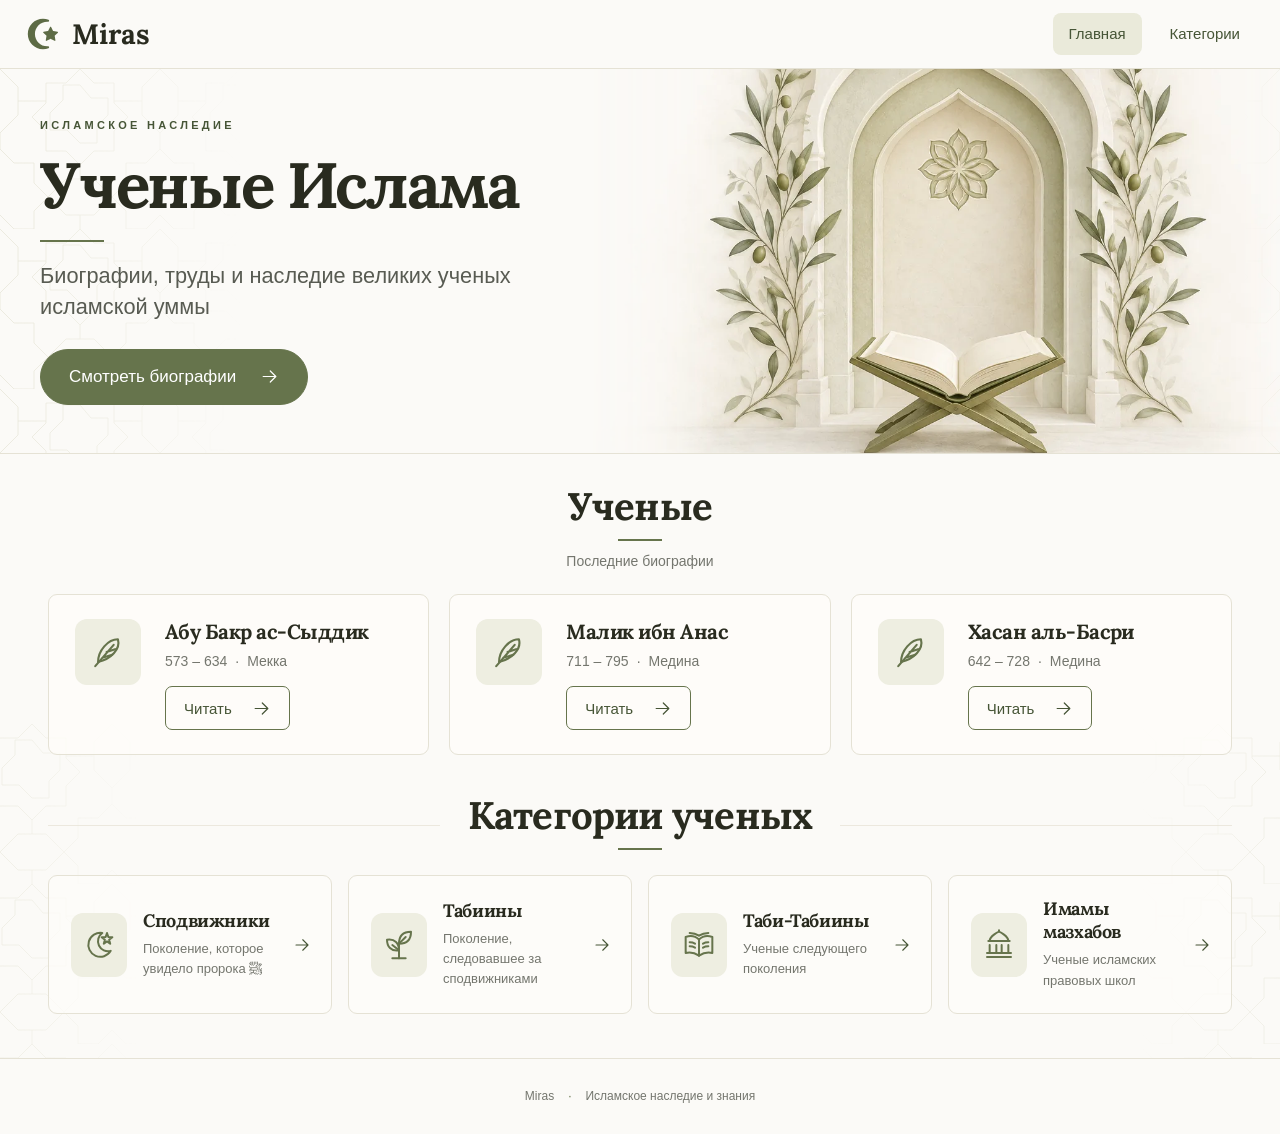
<file: MIras/index.html>
<!DOCTYPE html>
<html lang="ru">
<head>
  <meta charset="UTF-8">
  <meta name="viewport" content="width=device-width, initial-scale=1.0, viewport-fit=cover">
  <meta name="theme-color" content="#fbfaf7">
  <meta name="description" content="Биографии, труды и наследие великих ученых исламской уммы.">
  <title>Miras — Ученые Ислама</title>
  <link rel="icon" href="img/logo2.svg" type="image/svg+xml">
  <link rel="preconnect" href="https://fonts.googleapis.com">
  <link rel="preconnect" href="https://fonts.gstatic.com" crossorigin="anonymous">
  <link rel="stylesheet" href="https://fonts.googleapis.com/css2?family=Lora:wght@400;600;700&amp;display=swap">
  <link rel="stylesheet" href="site.css?v=4">
  <link rel="stylesheet" href="css.css?v=3">
  <link rel="stylesheet" href="app.css?v=1">
<script src="https://telegram.org/js/telegram-web-app.js?64" defer></script>
<script src="telegram.js?v=1" defer></script>
<script src="site.js?v=4" defer></script>
</head>
<body>
<div class="back">
  <header class="site-header">
    <div class="header-inner">
      <a class="brand" href="index.html" aria-label="Miras — главная страница">
        <img src="img/logo2.svg" alt="" width="38" height="38"><span>Miras</span>
      </a><span class="app-header-note">Библиотека<br>исламского наследия</span>
      <button class="menu-toggle" type="button" aria-expanded="false" aria-controls="main-navigation" aria-label="Открыть меню">
        <span></span><span></span><span></span>
      </button>
      <nav id="main-navigation" aria-label="Основная навигация">
        <a class="active" href="index.html" aria-current="page">Главная</a>
        <a href="#categories">Категории</a>
      </nav>
    </div>
  </header>
  <main>
    <section class="hero" aria-labelledby="hero-title">
      <div class="hero-inner">
        <div class="hero-copy">
          <span class="eyebrow">Исламское наследие</span>
          <h1 id="hero-title">Ученые Ислама</h1>
          <hr>
          <p>Биографии, труды и наследие великих ученых исламской уммы</p>
          <a class="button button-primary" href="#ss">Смотреть биографии <svg class="icon" viewBox="0 0 24 24" aria-hidden="true" focusable="false" data-icon="arrow-right"><path d="M4 12h16m-7-7 7 7-7 7"/></svg></a>
        </div>
      </div>
      <picture class="hero-art" aria-hidden="true">
        <source media="(max-width: 720px)" srcset="img/hero-miras-small.webp">
        <img src="img/hero-miras.webp" alt="" width="1200" height="800" fetchpriority="high" decoding="async">
      </picture>
    </section>
    <div class="content">
      <section aria-labelledby="ss">
        <div class="section-heading">
          <h2 id="ss">Ученые</h2><hr>
          <p>Последние биографии</p>
        </div>
        <div class="members">
          <article class="date1" data-reveal style="--reveal-delay: 0ms">
            <span class="circle"><svg class="icon" viewBox="0 0 24 24" aria-hidden="true" focusable="false" data-icon="feather"><path d="M5 19C5 11 12 3 19 3c2 7-5 14-14 16Z"/><path d="m3 22 13-15M8 16l7-2M11 12l6-2"/></svg></span>
            <div class="scholar-content">
              <h3>Абу Бакр ас-Сыддик</h3>
              <p class="scholar-meta"><span>573 – 634</span><span>Мекка</span></p>
              <a class="button" href="biografy/Abu-Bakr-As-Siddiq/AbuBakr.html" aria-label="Читать биографию: Абу Бакр ас-Сыддик">Читать <svg class="icon" viewBox="0 0 24 24" aria-hidden="true" focusable="false" data-icon="arrow-right"><path d="M4 12h16m-7-7 7 7-7 7"/></svg></a>
            </div>
          </article>
          <article class="date1" data-reveal style="--reveal-delay: 70ms">
            <span class="circle"><svg class="icon" viewBox="0 0 24 24" aria-hidden="true" focusable="false" data-icon="feather"><path d="M5 19C5 11 12 3 19 3c2 7-5 14-14 16Z"/><path d="m3 22 13-15M8 16l7-2M11 12l6-2"/></svg></span>
            <div class="scholar-content">
              <h3>Малик ибн Анас</h3>
              <p class="scholar-meta"><span>711 – 795</span><span>Медина</span></p>
              <a class="button" href="biografy/Malik-Anas/Malik.html" aria-label="Читать биографию: Малик ибн Анас">Читать <svg class="icon" viewBox="0 0 24 24" aria-hidden="true" focusable="false" data-icon="arrow-right"><path d="M4 12h16m-7-7 7 7-7 7"/></svg></a>
            </div>
          </article>
          <article class="date1" data-reveal style="--reveal-delay: 140ms">
            <span class="circle"><svg class="icon" viewBox="0 0 24 24" aria-hidden="true" focusable="false" data-icon="feather"><path d="M5 19C5 11 12 3 19 3c2 7-5 14-14 16Z"/><path d="m3 22 13-15M8 16l7-2M11 12l6-2"/></svg></span>
            <div class="scholar-content">
              <h3>Хасан аль-Басри</h3>
              <p class="scholar-meta"><span>642 – 728</span><span>Медина</span></p>
              <a class="button" href="biografy/Hasan-AL-Basry/Hasan.html" aria-label="Читать биографию: Хасан аль-Басри">Читать <svg class="icon" viewBox="0 0 24 24" aria-hidden="true" focusable="false" data-icon="arrow-right"><path d="M4 12h16m-7-7 7 7-7 7"/></svg></a>
            </div>
          </article>
        </div>
      </section>
      <section class="categories-section" aria-labelledby="categories">
        <div class="section-heading heading-ruled">
          <div><h2 id="categories">Категории ученых</h2><hr></div>
        </div>
        <div class="category">
          <a class="category-card" href="Category/1/Category.html" data-reveal style="--reveal-delay: 0ms">
            <span class="circle"><svg class="icon" viewBox="0 0 24 24" aria-hidden="true" focusable="false" data-icon="companions"><path d="M14.5 3a9 9 0 1 0 6.3 13.4A7.5 7.5 0 0 1 14.5 3Z"/><path d="m18 3 1 3 3 .2-2.4 1.9.8 2.9L18 9.3 15.6 11l.8-2.9L14 6.2l3-.2Z"/></svg></span>
            <div><h3>Сподвижники</h3><p>Поколение, которое увидело пророка ﷺ</p></div>
            <svg class="icon" viewBox="0 0 24 24" aria-hidden="true" focusable="false" data-icon="arrow-right"><path d="M4 12h16m-7-7 7 7-7 7"/></svg>
          </a>
          <a class="category-card" href="Category/Tabyini/Tabiiny.html" data-reveal style="--reveal-delay: 60ms">
            <span class="circle"><svg class="icon" viewBox="0 0 24 24" aria-hidden="true" focusable="false" data-icon="tabiin"><path d="M12 22V10M12 16C6 17 3 13 3 8c6-1 9 3 9 8ZM12 11c0-6 3-9 9-9 0 6-3 9-9 9Z"/><path d="m7 12 5 4m0-5 5-5M7 22h10"/></svg></span>
            <div><h3>Табиины</h3><p>Поколение, следовавшее за сподвижниками</p></div>
            <svg class="icon" viewBox="0 0 24 24" aria-hidden="true" focusable="false" data-icon="arrow-right"><path d="M4 12h16m-7-7 7 7-7 7"/></svg>
          </a>
          <a class="category-card" href="Category/taby-tabyiiny/Tabi-Tabiiny.html" data-reveal style="--reveal-delay: 120ms">
            <span class="circle"><svg class="icon" viewBox="0 0 24 24" aria-hidden="true" focusable="false" data-icon="successors"><path d="M12 8C9 5 5 5 2 6v12c4-1 7 0 10 2 3-2 6-3 10-2V6c-3-1-7-1-10 2Z"/><path d="M12 8v12M5 10c2 0 3 .4 4 1m-4 2c2 0 3 .4 4 1m6-3c1-.6 2-1 4-1m-4 4c1-.6 2-1 4-1M5 3c3 0 5 .7 7 2 2-1.3 4-2 7-2"/></svg></span>
            <div><h3>Таби-Табиины</h3><p>Ученые следующего поколения</p></div>
            <svg class="icon" viewBox="0 0 24 24" aria-hidden="true" focusable="false" data-icon="arrow-right"><path d="M4 12h16m-7-7 7 7-7 7"/></svg>
          </a>
          <a class="category-card" href="Category/Imam-Mazhabs/Imamy-Mazhabov.html" data-reveal style="--reveal-delay: 180ms">
            <span class="circle"><svg class="icon" viewBox="0 0 24 24" aria-hidden="true" focusable="false" data-icon="imams"><path d="M3 21h18M4 9h16M5 9c0-4 7-7 7-7s7 3 7 7M5 12v6m5-6v6m4-6v6m5-6v6M3 18h18M12 2V1"/></svg></span>
            <div><h3>Имамы мазхабов</h3><p>Ученые исламских правовых школ</p></div>
            <svg class="icon" viewBox="0 0 24 24" aria-hidden="true" focusable="false" data-icon="arrow-right"><path d="M4 12h16m-7-7 7 7-7 7"/></svg>
          </a>
        </div>
      </section>
    </div>
  </main>
  <footer class="site-footer"><span>Miras</span><span>Исламское наследие и знания</span></footer>
</div>
<nav class="app-nav" aria-label="Навигация приложения">
  <a href="index.html" data-tab="home" aria-current="page"><svg class="icon" viewBox="0 0 24 24" aria-hidden="true" focusable="false"><path d="m3 10 9-7 9 7v10a1 1 0 0 1-1 1h-5v-7H9v7H4a1 1 0 0 1-1-1Z"/></svg><span>Главная</span></a>
  <a href="index.html#ss" data-tab="scholars"><svg class="icon" viewBox="0 0 24 24" aria-hidden="true" focusable="false"><path d="M12 6C9 4 5 4 2 5v14c4-1 7 0 10 2 3-2 6-3 10-2V5c-3-1-7-1-10 1Z"/><path d="M12 6v15M5 9h3m-3 4h3m8-4h3m-3 4h3"/></svg><span>Учёные</span></a>
  <a href="index.html#categories" data-tab="categories"><svg class="icon" viewBox="0 0 24 24" aria-hidden="true" focusable="false"><rect x="3" y="3" width="7" height="7" rx="2"/><rect x="14" y="3" width="7" height="7" rx="2"/><rect x="3" y="14" width="7" height="7" rx="2"/><rect x="14" y="14" width="7" height="7" rx="2"/></svg><span>Категории</span></a>
</nav>
</body>
</html>
</file>
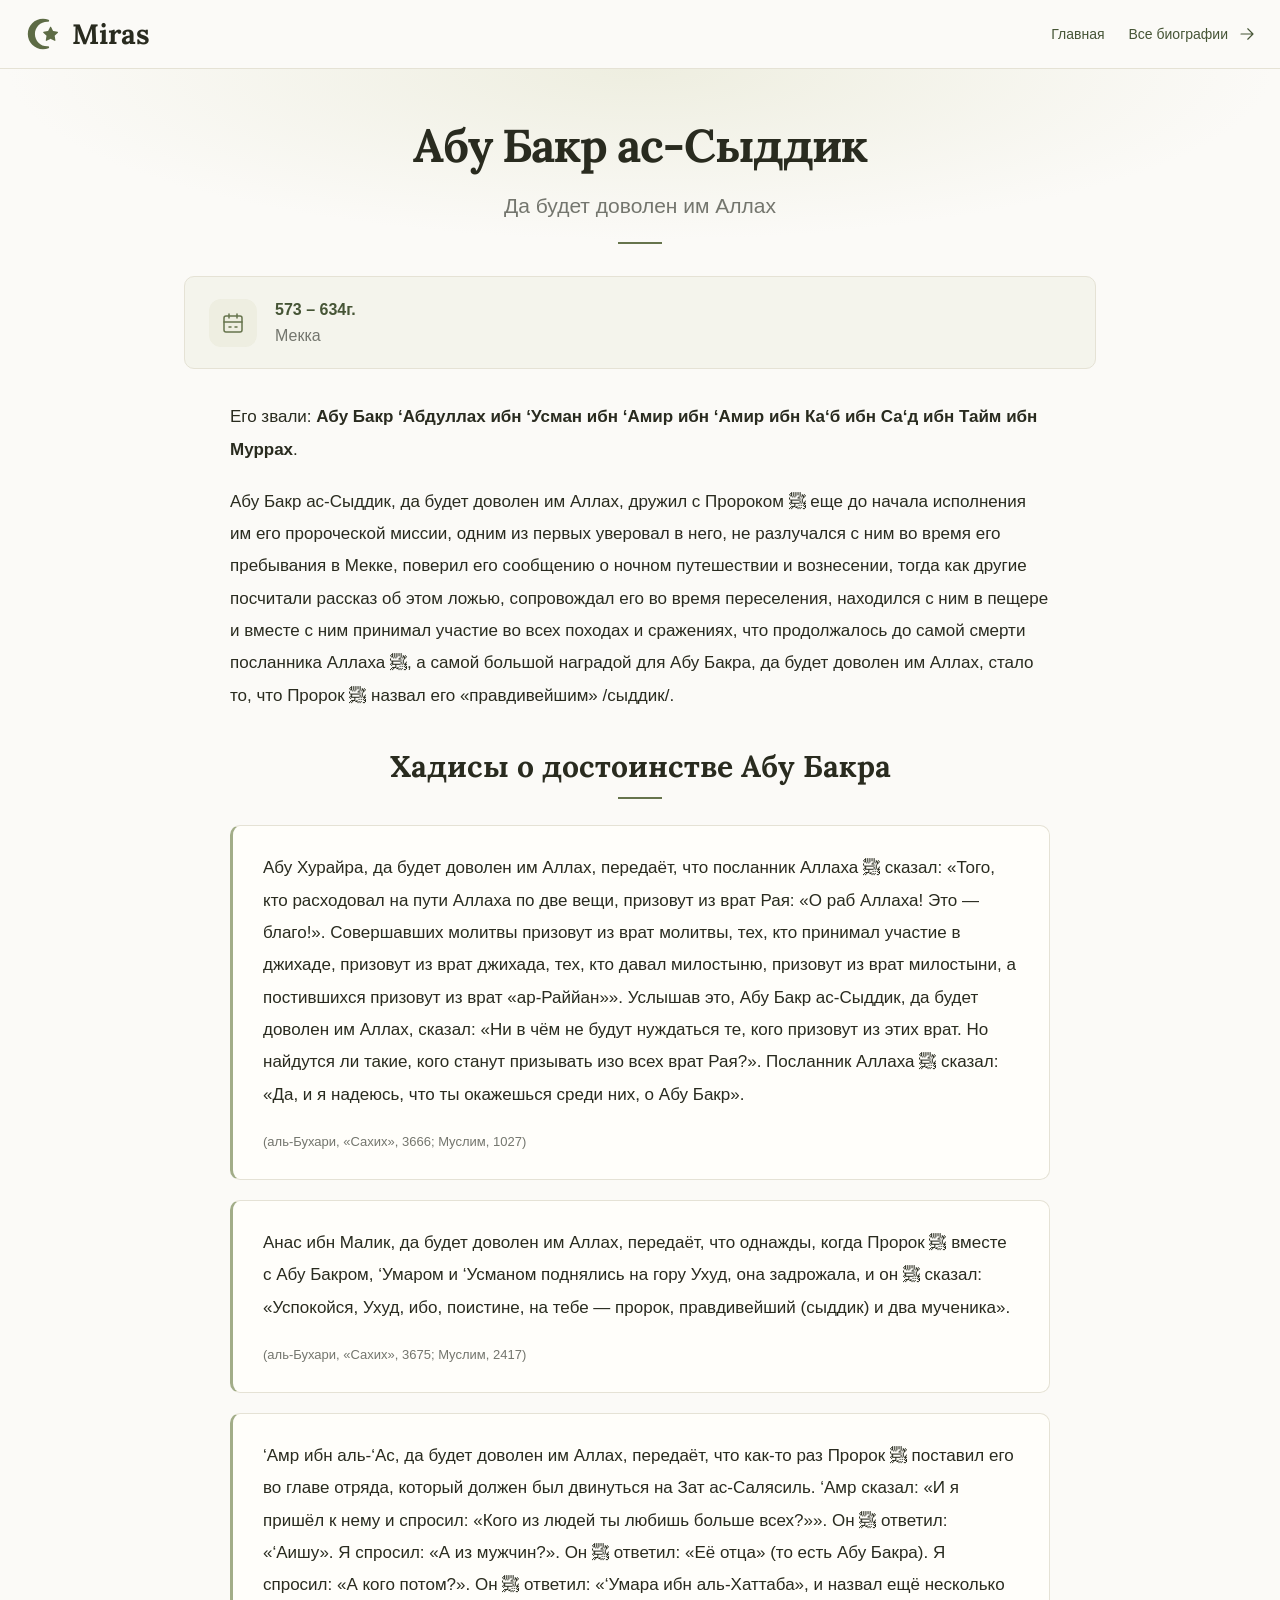
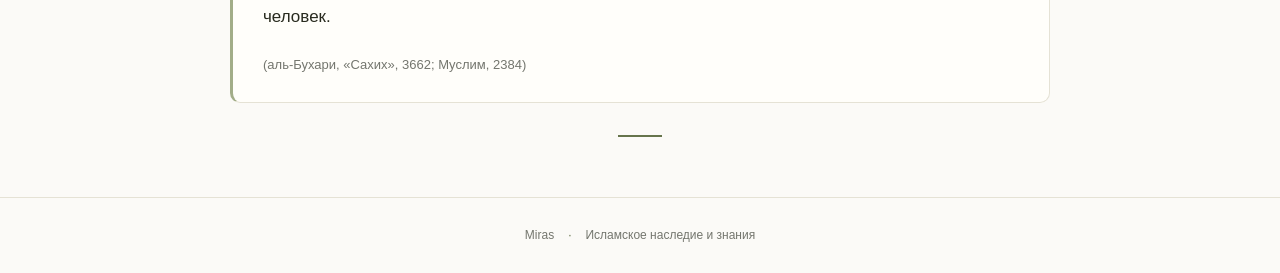
<file: MIras/biografy/Abu-Bakr-As-Siddiq/AbuBakr.html>
<!DOCTYPE html>
<html lang="ru">


<head>


<meta charset="UTF-8">


<meta name="viewport" content="width=device-width, initial-scale=1.0, viewport-fit=cover">


<meta name="description" content="Абу Бакр ас-Сыддик. Исламское наследие и знания.">


<title>Абу Бакр ас-Сыддик — Miras</title>


<link rel="icon" href="../../img/logo2.svg" type="image/svg+xml">


<link rel="preconnect" href="https://fonts.googleapis.com">


<link rel="preconnect" href="https://fonts.gstatic.com" crossorigin="anonymous">


<link rel="stylesheet" href="https://fonts.googleapis.com/css2?family=Lora:wght@400;600;700&amp;display=swap">


<link rel="stylesheet" href="../../site.css?v=4">


<link rel="stylesheet" href="../../biography.css?v=3">


<link rel="stylesheet" href="../../app.css?v=1">
<script src="https://telegram.org/js/telegram-web-app.js?64" defer></script>
<script src="../../telegram.js?v=1" defer></script>
<script src="../../site.js?v=4" defer></script>


<meta name="theme-color" content="#fbfaf7">
</head>


<body><article class="back">





   <header class="site-header"><div class="header-inner">
<a class="brand" href="../../index.html" aria-label="Miras — главная страница"><img src="../../img/logo2.svg" alt="" width="38" height="38"><span>Miras</span></a><span class="app-header-note">Библиотека<br>исламского наследия</span><nav class="article-navigation" aria-label="Основная навигация"><a href="../../index.html">Главная</a><a href="../../index.html#ss">Все биографии<svg class="icon" viewBox="0 0 24 24" aria-hidden="true" focusable="false" data-icon="arrow-right"><path d="M4 12h16m-7-7 7 7-7 7"/></svg></a></nav>
</div></header><header class="biography-header">


    <h1>Абу Бакр ас-Сыддик</h1>


     <p>Да будет доволен им Аллах</p>


   </header>


   <hr>


 <main>


   <div class="date">


    <span class="circle">


    <svg class="icon" viewBox="0 0 24 24" aria-hidden="true" focusable="false" data-icon="calendar"><rect x="3" y="5" width="18" height="16" rx="2"/><path d="M16 3v4M8 3v4M3 11h18m-13 5h2m4 0h2"/></svg>


    </span>


    <div>


    <p class="age"> 573 – 634г.</p>


    <p>Мекка</p>


    </div>


   </div>





   <div class="biografy">


    <p>Его звали:  <b>Абу Бакр ‘Абдуллах ибн ‘Усман ибн ‘Амир ибн ‘Амир ибн Ка‘б ибн Са‘д ибн Тайм ибн Муррах</b>.</p>


    <p>Абу Бакр ас-Сыддик, да будет доволен им Аллах, дружил с Пророком ﷺ еще до начала исполнения им его пророческой миссии, одним из первых уверовал в него, не разлучался с ним во время его пребывания в Мекке, поверил его сообщению о ночном путешествии и вознесении, тогда как другие посчитали рассказ об этом ложью, сопровождал его во время переселения, находился с ним в пещере и вместе с ним принимал участие во всех походах и сражениях, что продолжалось до самой смерти посланника Аллаха ﷺ, а самой большой наградой для Абу Бакра, да будет доволен им Аллах, стало то, что Пророк ﷺ назвал его «правдивейшим» /сыддик/.</p>


    <h2>Хадисы о достоинстве Абу Бакра</h2>


    <hr>


    </div>





<div class="biografy">


<div class="talk">


  <div class="date2" data-reveal="">


<p>Абу Хурайра, да будет доволен им Аллах, передаёт, что посланник Аллаха ﷺ сказал: «Того, кто расходовал на пути Аллаха по две вещи, призовут из врат Рая: «О раб Аллаха! Это — благо!». Совершавших молитвы призовут из врат молитвы, тех, кто принимал участие в джихаде, призовут из врат джихада, тех, кто давал милостыню, призовут из врат милостыни, а постившихся призовут из врат «ар-Раййан»». Услышав это, Абу Бакр ас-Сыддик, да будет доволен им Аллах, сказал: «Ни в чём не будут нуждаться те, кого призовут из этих врат. Но найдутся ли такие, кого станут призывать изо всех врат Рая?». Посланник Аллаха ﷺ сказал: «Да, и я надеюсь, что ты окажешься среди них, о Абу Бакр».</p>


    <p class="book">(аль-Бухари, «Сахих», 3666; Муслим, 1027)</p>


  </div>





  <div class="date2" data-reveal="">


<p>Анас ибн Малик, да будет доволен им Аллах, передаёт, что однажды, когда Пророк ﷺ вместе с Абу Бакром, ‘Умаром и ‘Усманом поднялись на гору Ухуд, она задрожала, и он ﷺ сказал: «Успокойся, Ухуд, ибо, поистине, на тебе — пророк, правдивейший (сыддик) и два мученика».</p>


 <p class="book">(аль-Бухари, «Сахих», 3675; Муслим, 2417)</p>


</div>





  <div class="date2" data-reveal="">


<p>‘Амр ибн аль-‘Ас, да будет доволен им Аллах, передаёт, что как-то раз Пророк ﷺ поставил его во главе отряда, который должен был двинуться на Зат ас-Салясиль. ‘Амр сказал: «И я пришёл к нему и спросил: «Кого из людей ты любишь больше всех?»». Он ﷺ ответил: «‘Аишу». Я спросил: «А из мужчин?». Он ﷺ ответил: «Её отца» (то есть Абу Бакра). Я спросил: «А кого потом?». Он ﷺ ответил: «‘Умара ибн аль-Хаттаба», и назвал ещё несколько человек.</p>


 <p class="book">(аль-Бухари, «Сахих», 3662; Муслим, 2384)</p>


</div>





  <hr>


</div>


</div>


</main>


<footer class="site-footer">


  <span>Miras</span>


  <span>Исламское наследие и знания</span>


</footer>


</article><nav class="app-nav" aria-label="Навигация приложения">
  <a href="../../index.html" data-tab="home"><svg class="icon" viewBox="0 0 24 24" aria-hidden="true" focusable="false"><path d="m3 10 9-7 9 7v10a1 1 0 0 1-1 1h-5v-7H9v7H4a1 1 0 0 1-1-1Z"/></svg><span>Главная</span></a>
  <a href="../../index.html#ss" data-tab="scholars" aria-current="page"><svg class="icon" viewBox="0 0 24 24" aria-hidden="true" focusable="false"><path d="M12 6C9 4 5 4 2 5v14c4-1 7 0 10 2 3-2 6-3 10-2V5c-3-1-7-1-10 1Z"/><path d="M12 6v15M5 9h3m-3 4h3m8-4h3m-3 4h3"/></svg><span>Учёные</span></a>
  <a href="../../index.html#categories" data-tab="categories"><svg class="icon" viewBox="0 0 24 24" aria-hidden="true" focusable="false"><rect x="3" y="3" width="7" height="7" rx="2"/><rect x="14" y="3" width="7" height="7" rx="2"/><rect x="3" y="14" width="7" height="7" rx="2"/><rect x="14" y="14" width="7" height="7" rx="2"/></svg><span>Категории</span></a>
</nav>
</body>


</html>
</file>
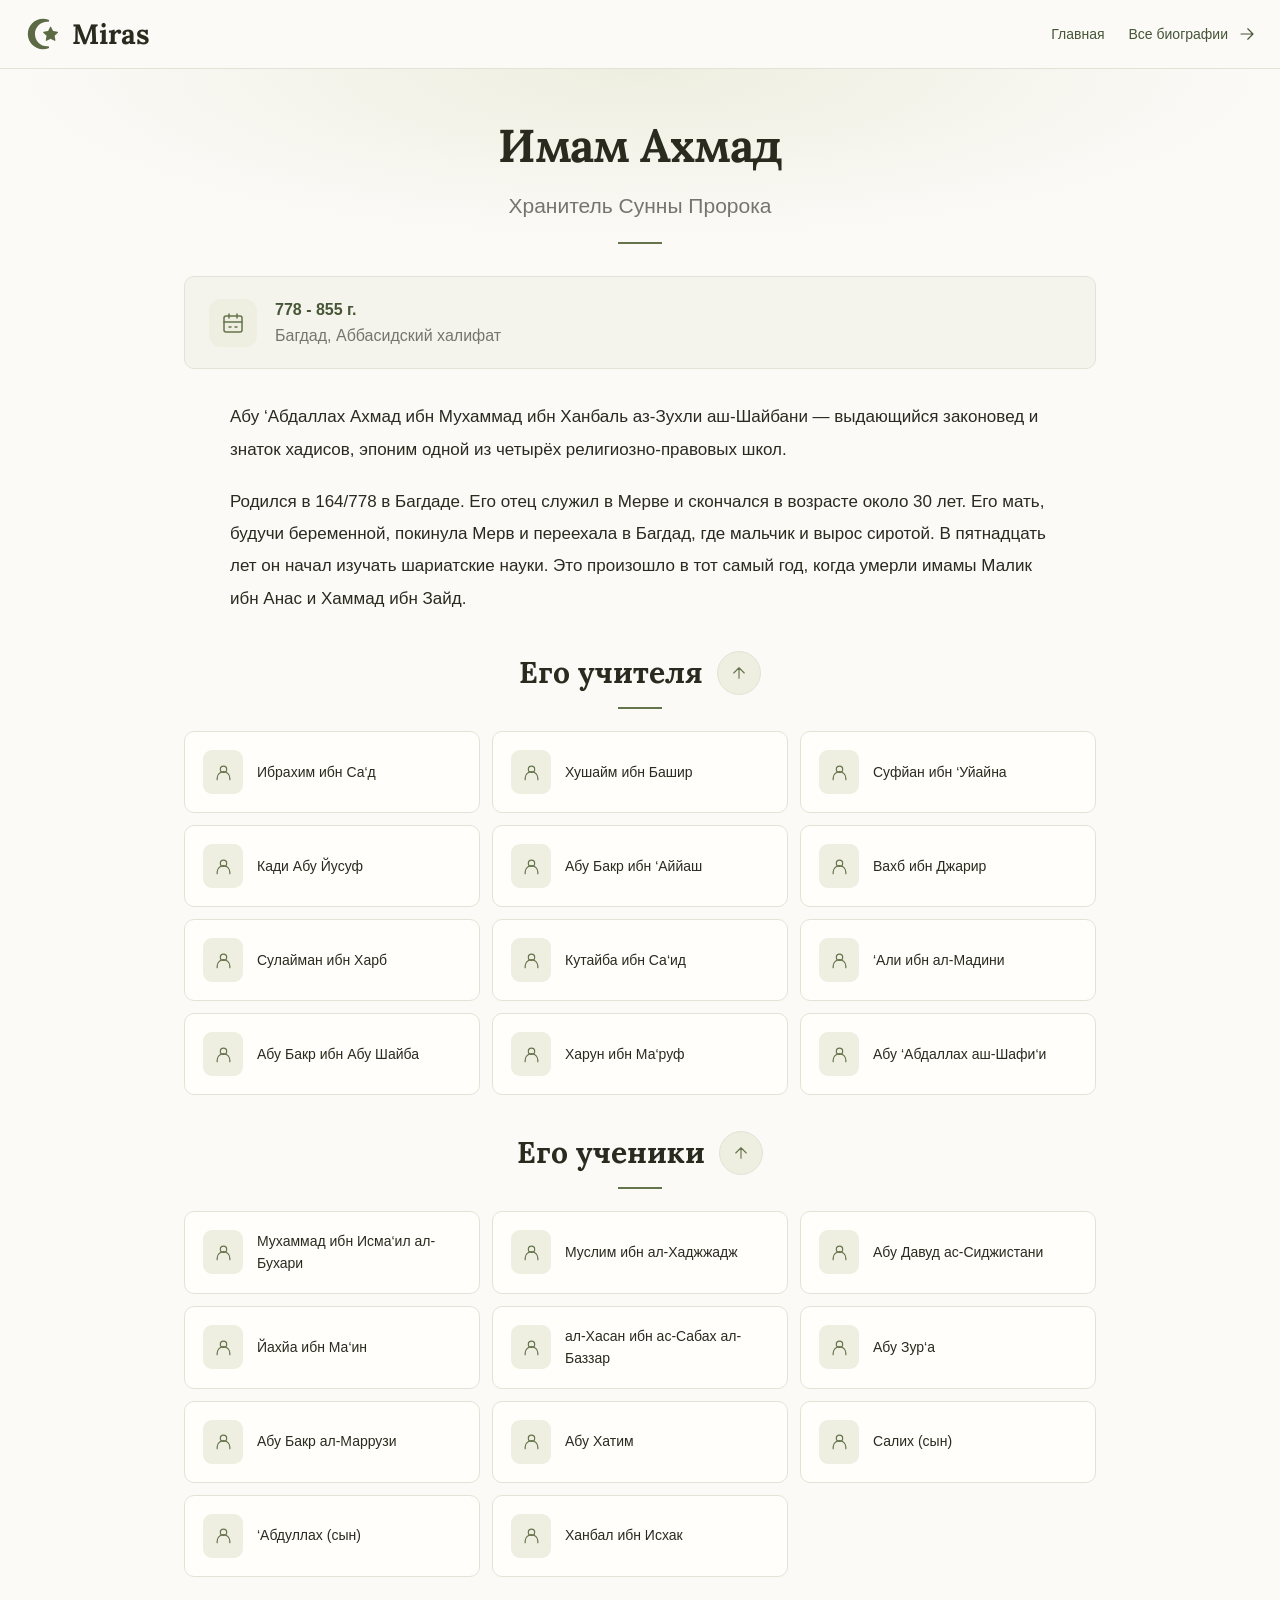
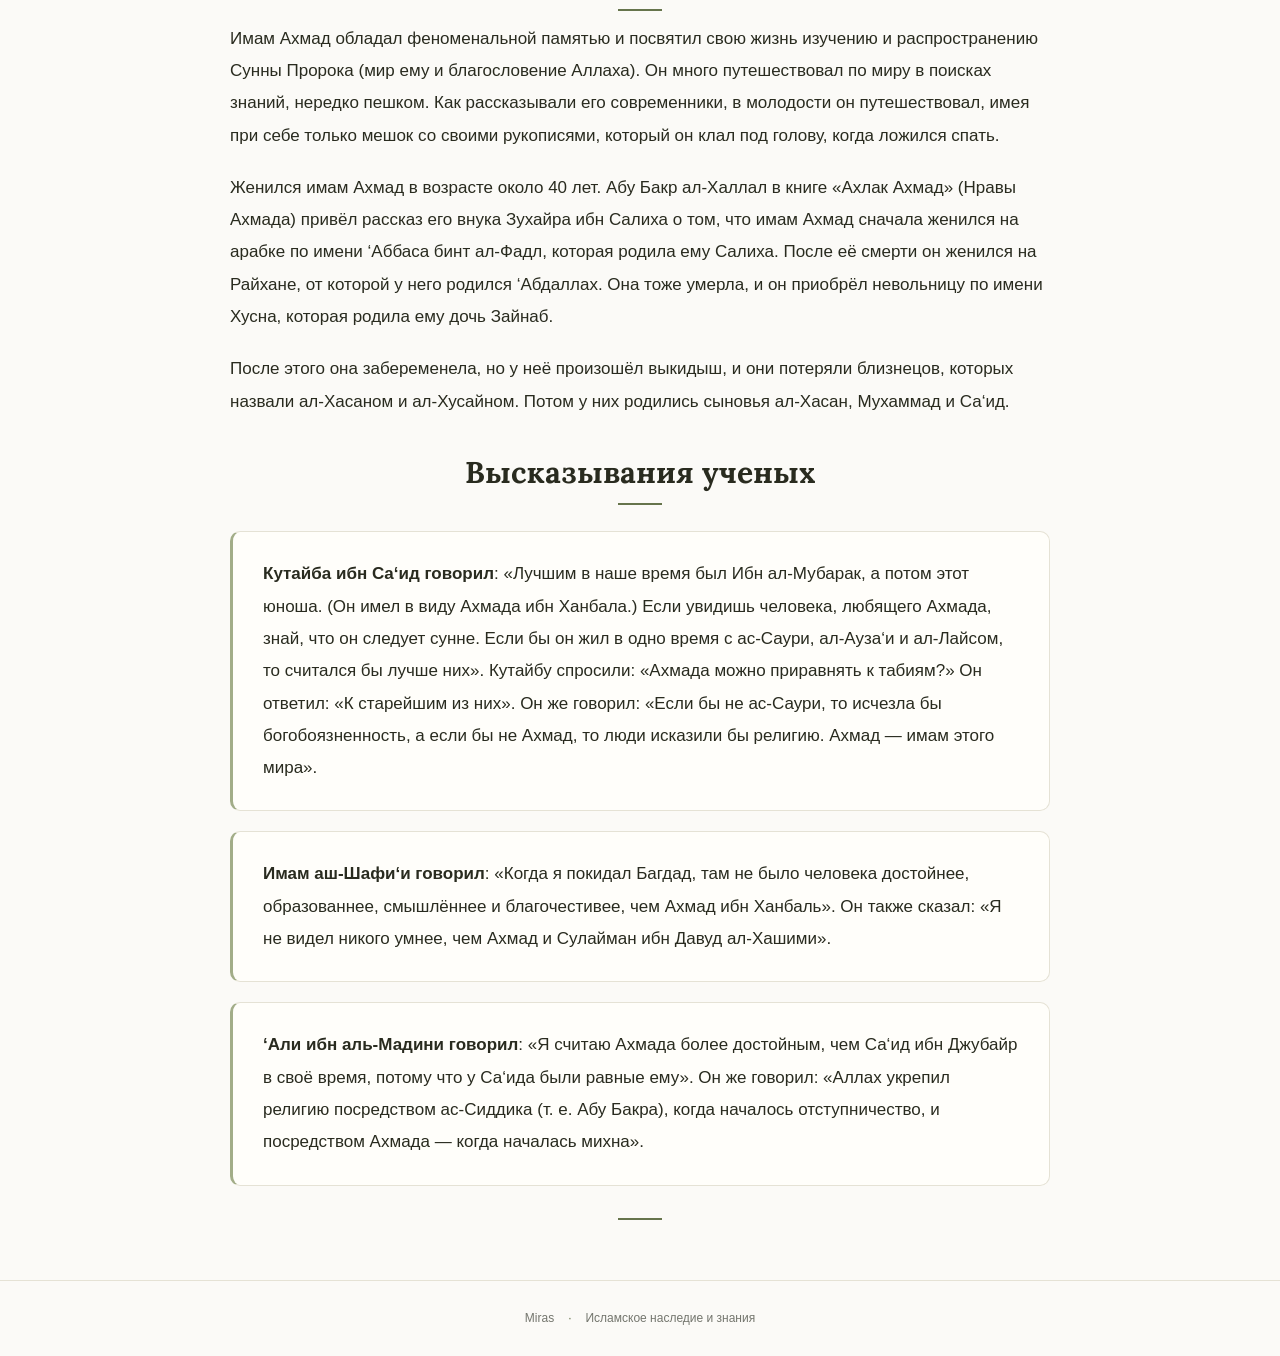
<file: MIras/biografy/Ahmad-Hanbal/Ahmad.html>
<!DOCTYPE html>
<html lang="ru">


<head>


<meta charset="UTF-8">


<meta name="viewport" content="width=device-width, initial-scale=1.0, viewport-fit=cover">


<meta name="description" content="Ахмад ибн Ханбаль. Исламское наследие и знания.">


<title>Ахмад ибн Ханбаль — Miras</title>


<link rel="icon" href="../../img/logo2.svg" type="image/svg+xml">


<link rel="preconnect" href="https://fonts.googleapis.com">


<link rel="preconnect" href="https://fonts.gstatic.com" crossorigin="anonymous">


<link rel="stylesheet" href="https://fonts.googleapis.com/css2?family=Lora:wght@400;600;700&amp;display=swap">


<link rel="stylesheet" href="../../site.css?v=4">


<link rel="stylesheet" href="../../biography.css?v=3">


<link rel="stylesheet" href="../../app.css?v=1">
<script src="https://telegram.org/js/telegram-web-app.js?64" defer></script>
<script src="../../telegram.js?v=1" defer></script>
<script src="../../site.js?v=4" defer></script>


<meta name="theme-color" content="#fbfaf7">
</head>


<body>


<article class="back">





   <header class="site-header"><div class="header-inner">
<a class="brand" href="../../index.html" aria-label="Miras — главная страница"><img src="../../img/logo2.svg" alt="" width="38" height="38"><span>Miras</span></a><span class="app-header-note">Библиотека<br>исламского наследия</span><nav class="article-navigation" aria-label="Основная навигация"><a href="../../index.html">Главная</a><a href="../../index.html#ss">Все биографии<svg class="icon" viewBox="0 0 24 24" aria-hidden="true" focusable="false" data-icon="arrow-right"><path d="M4 12h16m-7-7 7 7-7 7"/></svg></a></nav>
</div></header><header class="biography-header">


    <h1>Имам Ахмад </h1>


     <p>Хранитель Сунны Пророка </p>


   </header>


   <hr>


 <main>


   <div class="date">


    <span class="circle">


    <svg class="icon" viewBox="0 0 24 24" aria-hidden="true" focusable="false" data-icon="calendar"><rect x="3" y="5" width="18" height="16" rx="2"/><path d="M16 3v4M8 3v4M3 11h18m-13 5h2m4 0h2"/></svg>


    </span>


    <div>


    <p class="age"> 778 - 855 г.</p>


    <p>Багдад, Аббасидский халифат</p>


    </div>


   </div>





   <div class="biografy">


    <p>Абу ‘Абдаллах Ахмад ибн Мухаммад ибн Ханбаль аз-Зухли аш-Шайбани — выдающийся законовед и знаток хадисов, эпоним одной из четырёх религиозно-правовых школ.</p>


    <p>Родился в 164/778 в Багдаде. Его отец служил в Мерве и скончался в возрасте около 30 лет. Его мать, будучи беременной, покинула Мерв и переехала в Багдад, где мальчик и вырос сиротой. В пятнадцать лет он начал изучать шариатские науки. Это произошло в тот самый год, когда умерли имамы Малик ибн Анас и Хаммад ибн Зайд.


</p>


  <div class="section-head">


    <h2>Его учителя</h2>


    <button class="btn" type="button" aria-controls="list-teachers" aria-expanded="true" aria-label="Скрыть учителей" data-list-toggle="учителей">


    <svg class="icon" viewBox="0 0 24 24" aria-hidden="true" focusable="false" data-icon="arrow"><path d="m5 12 7-7 7 7M12 5v14"/></svg>


    </button>


  </div>


    <hr>


    </div>


 <div class="list" id="list-teachers">


    <div class="date1" data-reveal="">


<span class="circle"><svg class="icon" viewBox="0 0 24 24" aria-hidden="true" focusable="false" data-icon="user"><circle cx="12" cy="8" r="4"/><path d="M4 21v-2a8 8 0 0 1 16 0v2"/></svg></span><p>Ибрахим ибн Са‘д</p>


</div>


    <div class="date1" data-reveal="">


<span class="circle"><svg class="icon" viewBox="0 0 24 24" aria-hidden="true" focusable="false" data-icon="user"><circle cx="12" cy="8" r="4"/><path d="M4 21v-2a8 8 0 0 1 16 0v2"/></svg></span><p>Хушайм ибн Башир</p>


</div>


    <div class="date1" data-reveal="">


<span class="circle"><svg class="icon" viewBox="0 0 24 24" aria-hidden="true" focusable="false" data-icon="user"><circle cx="12" cy="8" r="4"/><path d="M4 21v-2a8 8 0 0 1 16 0v2"/></svg></span><p>Суфйан ибн ‘Уйайна</p>


</div>


    <div class="date1" data-reveal="">


<span class="circle"><svg class="icon" viewBox="0 0 24 24" aria-hidden="true" focusable="false" data-icon="user"><circle cx="12" cy="8" r="4"/><path d="M4 21v-2a8 8 0 0 1 16 0v2"/></svg></span><p>Кади Абу Йусуф</p>


</div>


    <div class="date1" data-reveal="">


<span class="circle"><svg class="icon" viewBox="0 0 24 24" aria-hidden="true" focusable="false" data-icon="user"><circle cx="12" cy="8" r="4"/><path d="M4 21v-2a8 8 0 0 1 16 0v2"/></svg></span><p>Абу Бакр ибн ‘Аййаш</p>


</div>


    <div class="date1" data-reveal="">


<span class="circle"><svg class="icon" viewBox="0 0 24 24" aria-hidden="true" focusable="false" data-icon="user"><circle cx="12" cy="8" r="4"/><path d="M4 21v-2a8 8 0 0 1 16 0v2"/></svg></span><p>Вахб ибн Джарир</p>


</div>


    <div class="date1" data-reveal="">


<span class="circle"><svg class="icon" viewBox="0 0 24 24" aria-hidden="true" focusable="false" data-icon="user"><circle cx="12" cy="8" r="4"/><path d="M4 21v-2a8 8 0 0 1 16 0v2"/></svg></span><p>Сулайман ибн Харб</p>


</div>


    <div class="date1" data-reveal="">


<span class="circle"><svg class="icon" viewBox="0 0 24 24" aria-hidden="true" focusable="false" data-icon="user"><circle cx="12" cy="8" r="4"/><path d="M4 21v-2a8 8 0 0 1 16 0v2"/></svg></span><p>Кутайба ибн Са‘ид</p>


</div>


    <div class="date1" data-reveal="">


<span class="circle"><svg class="icon" viewBox="0 0 24 24" aria-hidden="true" focusable="false" data-icon="user"><circle cx="12" cy="8" r="4"/><path d="M4 21v-2a8 8 0 0 1 16 0v2"/></svg></span><p>‘Али ибн ал-Мадини</p>


</div>


    <div class="date1" data-reveal="">


<span class="circle"><svg class="icon" viewBox="0 0 24 24" aria-hidden="true" focusable="false" data-icon="user"><circle cx="12" cy="8" r="4"/><path d="M4 21v-2a8 8 0 0 1 16 0v2"/></svg></span><p>Абу Бакр ибн Абу Шайба</p>


</div>


    <div class="date1" data-reveal="">


<span class="circle"><svg class="icon" viewBox="0 0 24 24" aria-hidden="true" focusable="false" data-icon="user"><circle cx="12" cy="8" r="4"/><path d="M4 21v-2a8 8 0 0 1 16 0v2"/></svg></span><p>Харун ибн Ма‘руф</p>


</div>


    <div class="date1" data-reveal="">


<span class="circle"><svg class="icon" viewBox="0 0 24 24" aria-hidden="true" focusable="false" data-icon="user"><circle cx="12" cy="8" r="4"/><path d="M4 21v-2a8 8 0 0 1 16 0v2"/></svg></span><p>Абу ‘Абдаллах аш-Шафи‘и</p>


</div>


</div>





  <div class="biografy">


 <div class="section-head">


   <h2>Его ученики</h2>


   <button class="btn" type="button" aria-controls="list-students" aria-expanded="true" aria-label="Скрыть учеников" data-list-toggle="учеников">


    <svg class="icon" viewBox="0 0 24 24" aria-hidden="true" focusable="false" data-icon="arrow"><path d="m5 12 7-7 7 7M12 5v14"/></svg>


    </button>


 </div>


   <hr>


  </div>


<div class="list" id="list-students">


    <div class="date1" data-reveal="">


<span class="circle"><svg class="icon" viewBox="0 0 24 24" aria-hidden="true" focusable="false" data-icon="user"><circle cx="12" cy="8" r="4"/><path d="M4 21v-2a8 8 0 0 1 16 0v2"/></svg></span><p>Мухаммад ибн Исма‘ил ал-Бухари</p>


</div>


    <div class="date1" data-reveal="">


<span class="circle"><svg class="icon" viewBox="0 0 24 24" aria-hidden="true" focusable="false" data-icon="user"><circle cx="12" cy="8" r="4"/><path d="M4 21v-2a8 8 0 0 1 16 0v2"/></svg></span><p>Муслим ибн ал-Хаджжадж</p>


</div>


    <div class="date1" data-reveal="">


<span class="circle"><svg class="icon" viewBox="0 0 24 24" aria-hidden="true" focusable="false" data-icon="user"><circle cx="12" cy="8" r="4"/><path d="M4 21v-2a8 8 0 0 1 16 0v2"/></svg></span><p>Абу Давуд ас-Сиджистани</p>


</div>


    <div class="date1" data-reveal="">


<span class="circle"><svg class="icon" viewBox="0 0 24 24" aria-hidden="true" focusable="false" data-icon="user"><circle cx="12" cy="8" r="4"/><path d="M4 21v-2a8 8 0 0 1 16 0v2"/></svg></span><p>Йахйа ибн Ма‘ин</p>


</div>


    <div class="date1" data-reveal="">


<span class="circle"><svg class="icon" viewBox="0 0 24 24" aria-hidden="true" focusable="false" data-icon="user"><circle cx="12" cy="8" r="4"/><path d="M4 21v-2a8 8 0 0 1 16 0v2"/></svg></span><p>ал-Хасан ибн ас-Сабах ал-Баззар</p>


</div>


    <div class="date1" data-reveal="">


<span class="circle"><svg class="icon" viewBox="0 0 24 24" aria-hidden="true" focusable="false" data-icon="user"><circle cx="12" cy="8" r="4"/><path d="M4 21v-2a8 8 0 0 1 16 0v2"/></svg></span><p>Абу Зур‘а</p>


</div>


    <div class="date1" data-reveal="">


<span class="circle"><svg class="icon" viewBox="0 0 24 24" aria-hidden="true" focusable="false" data-icon="user"><circle cx="12" cy="8" r="4"/><path d="M4 21v-2a8 8 0 0 1 16 0v2"/></svg></span><p>Абу Бакр ал-Маррузи</p>


</div>


    <div class="date1" data-reveal="">


<span class="circle"><svg class="icon" viewBox="0 0 24 24" aria-hidden="true" focusable="false" data-icon="user"><circle cx="12" cy="8" r="4"/><path d="M4 21v-2a8 8 0 0 1 16 0v2"/></svg></span><p>Абу Хатим</p>


</div>


    <div class="date1" data-reveal="">


<span class="circle"><svg class="icon" viewBox="0 0 24 24" aria-hidden="true" focusable="false" data-icon="user"><circle cx="12" cy="8" r="4"/><path d="M4 21v-2a8 8 0 0 1 16 0v2"/></svg></span><p>Салих (сын)</p>


</div>


    <div class="date1" data-reveal="">


<span class="circle"><svg class="icon" viewBox="0 0 24 24" aria-hidden="true" focusable="false" data-icon="user"><circle cx="12" cy="8" r="4"/><path d="M4 21v-2a8 8 0 0 1 16 0v2"/></svg></span><p>‘Абдуллах (сын)</p>


</div>


    <div class="date1" data-reveal="">


<span class="circle"><svg class="icon" viewBox="0 0 24 24" aria-hidden="true" focusable="false" data-icon="user"><circle cx="12" cy="8" r="4"/><path d="M4 21v-2a8 8 0 0 1 16 0v2"/></svg></span><p>Ханбал ибн Исхак</p>


</div>


</div>


 <hr>


<div class="biografy">


  <p>Имам Ахмад обладал феноменальной памятью и посвятил свою жизнь изучению и распространению Cунны Пророка (мир ему и благословение Аллаха). Он много путешествовал по миру в поисках знаний, нередко пешком. Как рассказывали его современники, в молодости он путешествовал, имея при себе только мешок со своими рукописями, который он клал под голову, когда ложился спать.</p>


  <p> Женился имам Ахмад в возрасте около 40 лет. Абу Бакр ал-Халлал в книге «Ахлак Ахмад» (Нравы Ахмада) привёл рассказ его внука Зухайра ибн Салиха о том, что имам Ахмад сначала женился на арабке по имени ‘Аббаса бинт ал-Фадл, которая родила ему Салиха. После её смерти он женился на Райхане, от которой у него родился ‘Абдаллах. Она тоже умерла, и он приобрёл невольницу по имени Хусна, которая родила ему дочь Зайнаб.</p>


  <p class="end">После этого она забеременела, но у неё произошёл выкидыш, и они потеряли близнецов, которых назвали ал-Хасаном и ал-Хусайном. Потом у них родились сыновья ал-Хасан, Мухаммад и Са‘ид.</p>


  <h2>Высказывания ученых</h2>


  <hr>


<div class="talk">


  <div class="date2" data-reveal=""><p> <b> Кутайба ибн Са‘ид говорил</b>: «Лучшим в наше время был Ибн ал-Мубарак, а потом этот юноша. (Он имел в виду Ахмада ибн Ханбала.) Если увидишь человека, любящего Ахмада, знай, что он следует сунне. Если бы он жил в одно время с ас-Саури, ал-Ауза‘и и ал-Лайсом, то считался бы лучше них». Кутайбу спросили: «Ахмада можно приравнять к табиям?» Он ответил: «К старейшим из них». Он же говорил: «Если бы не ас-Саури, то исчезла бы богобоязненность, а если бы не Ахмад, то люди исказили бы религию. Ахмад — имам этого мира».</p></div>





  <div class="date2" data-reveal=""><p><b>Имам аш-Шафи‘и говорил</b>: «Когда я покидал Багдад, там не было человека достойнее, образованнее, смышлённее и благочестивее, чем Ахмад ибн Ханбаль». Он также сказал: «Я не видел никого умнее, чем Ахмад и Сулайман ибн Давуд ал-Хашими».</p></div>





  <div class="date2" data-reveal=""><p><b>‘Али ибн аль-Мадини говорил</b>: «Я считаю Ахмада более достойным, чем Са‘ид ибн Джубайр в своё время, потому что у Са‘ида были равные ему». Он же говорил: «Аллах укрепил религию посредством ас-Сиддика (т. е. Абу Бакра), когда началось отступничество, и посредством Ахмада — когда началась михна».</p></div>





  <hr>


</div>


</div>


</main>


<footer class="site-footer">


  <span>Miras</span>


  <span>Исламское наследие и знания</span>


</footer>


</article>


 <nav class="app-nav" aria-label="Навигация приложения">
  <a href="../../index.html" data-tab="home"><svg class="icon" viewBox="0 0 24 24" aria-hidden="true" focusable="false"><path d="m3 10 9-7 9 7v10a1 1 0 0 1-1 1h-5v-7H9v7H4a1 1 0 0 1-1-1Z"/></svg><span>Главная</span></a>
  <a href="../../index.html#ss" data-tab="scholars" aria-current="page"><svg class="icon" viewBox="0 0 24 24" aria-hidden="true" focusable="false"><path d="M12 6C9 4 5 4 2 5v14c4-1 7 0 10 2 3-2 6-3 10-2V5c-3-1-7-1-10 1Z"/><path d="M12 6v15M5 9h3m-3 4h3m8-4h3m-3 4h3"/></svg><span>Учёные</span></a>
  <a href="../../index.html#categories" data-tab="categories"><svg class="icon" viewBox="0 0 24 24" aria-hidden="true" focusable="false"><rect x="3" y="3" width="7" height="7" rx="2"/><rect x="14" y="3" width="7" height="7" rx="2"/><rect x="3" y="14" width="7" height="7" rx="2"/><rect x="14" y="14" width="7" height="7" rx="2"/></svg><span>Категории</span></a>
</nav>
</body>


</html>
</file>
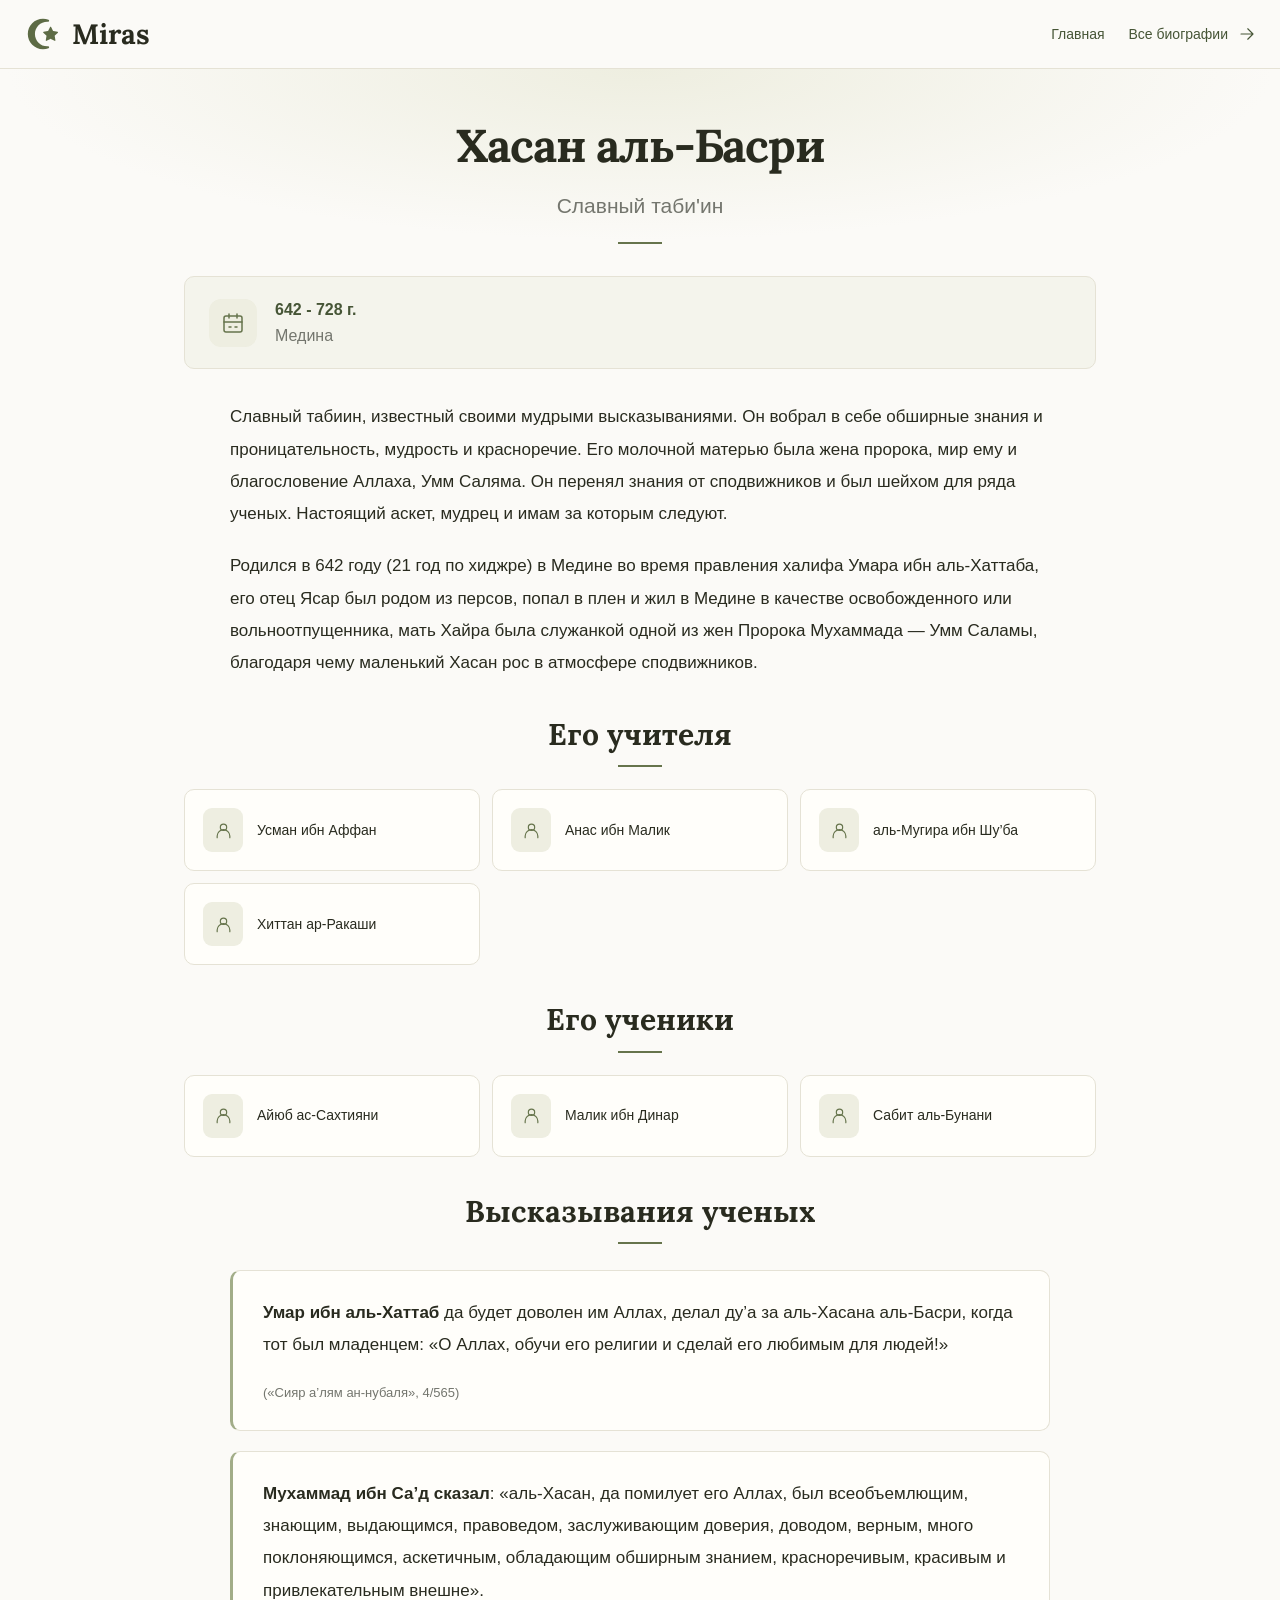
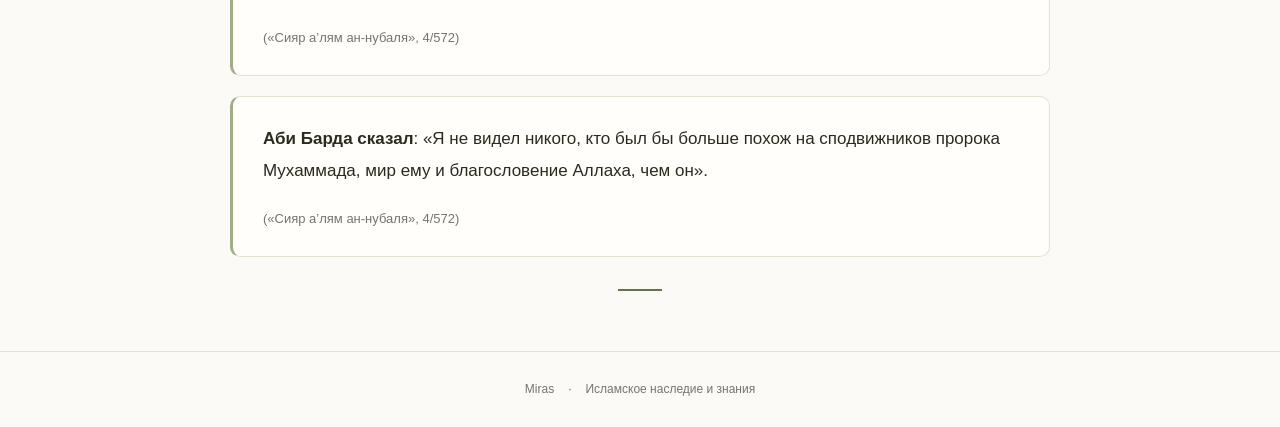
<file: MIras/biografy/Hasan-AL-Basry/Hasan.html>
<!DOCTYPE html>
<html lang="ru">


<head>


<meta charset="UTF-8">


<meta name="viewport" content="width=device-width, initial-scale=1.0, viewport-fit=cover">


<meta name="description" content="Хасан аль-Басри. Исламское наследие и знания.">


<title>Хасан аль-Басри — Miras</title>


<link rel="icon" href="../../img/logo2.svg" type="image/svg+xml">


<link rel="preconnect" href="https://fonts.googleapis.com">


<link rel="preconnect" href="https://fonts.gstatic.com" crossorigin="anonymous">


<link rel="stylesheet" href="https://fonts.googleapis.com/css2?family=Lora:wght@400;600;700&amp;display=swap">


<link rel="stylesheet" href="../../site.css?v=4">


<link rel="stylesheet" href="../../biography.css?v=3">


<link rel="stylesheet" href="../../app.css?v=1">
<script src="https://telegram.org/js/telegram-web-app.js?64" defer></script>
<script src="../../telegram.js?v=1" defer></script>
<script src="../../site.js?v=4" defer></script>


<meta name="theme-color" content="#fbfaf7">
</head>


<body>


<article class="back">





   <header class="site-header"><div class="header-inner">
<a class="brand" href="../../index.html" aria-label="Miras — главная страница"><img src="../../img/logo2.svg" alt="" width="38" height="38"><span>Miras</span></a><span class="app-header-note">Библиотека<br>исламского наследия</span><nav class="article-navigation" aria-label="Основная навигация"><a href="../../index.html">Главная</a><a href="../../index.html#ss">Все биографии<svg class="icon" viewBox="0 0 24 24" aria-hidden="true" focusable="false" data-icon="arrow-right"><path d="M4 12h16m-7-7 7 7-7 7"/></svg></a></nav>
</div></header><header class="biography-header">


    <h1>Хасан аль-Басри</h1>


     <p>Славный таби'ин</p>


   </header>


   <hr>


 <main>


   <div class="date">


    <span class="circle">


    <svg class="icon" viewBox="0 0 24 24" aria-hidden="true" focusable="false" data-icon="calendar"><rect x="3" y="5" width="18" height="16" rx="2"/><path d="M16 3v4M8 3v4M3 11h18m-13 5h2m4 0h2"/></svg>


    </span>


    <div>


    <p class="age"> 642 - 728 г.</p>


    <p>Медина</p>


    </div>


   </div>





   <div class="biografy">


    <p>Славный табиин, известный своими мудрыми высказываниями. Он вобрал в себе обширные знания и проницательность, мудрость и красноречие. Его молочной матерью была жена пророка, мир ему и благословение Аллаха, Умм Саляма. Он перенял знания от сподвижников и был шейхом для ряда ученых. Настоящий аскет, мудрец и имам за которым следуют.


</p>


    <p>Родился в 642 году (21 год по хиджре) в Медине во время правления халифа Умара ибн аль-Хаттаба, его отец Ясар был родом из персов, попал в плен и жил в Медине в качестве освобожденного или вольноотпущенника, мать Хайра была служанкой одной из жен Пророка Мухаммада — Умм Саламы, благодаря чему маленький Хасан рос в атмосфере сподвижников.


</p>


    <h2>Его учителя</h2>


    <hr>


    </div>


 <div class="list" id="list-teachers">


    <div class="date1" data-reveal="">


<span class="circle"><svg class="icon" viewBox="0 0 24 24" aria-hidden="true" focusable="false" data-icon="user"><circle cx="12" cy="8" r="4"/><path d="M4 21v-2a8 8 0 0 1 16 0v2"/></svg></span><p>Усман ибн Аффан</p>


</div>


    <div class="date1" data-reveal="">


<span class="circle"><svg class="icon" viewBox="0 0 24 24" aria-hidden="true" focusable="false" data-icon="user"><circle cx="12" cy="8" r="4"/><path d="M4 21v-2a8 8 0 0 1 16 0v2"/></svg></span><p>Анас ибн Малик</p>


</div>


    <div class="date1" data-reveal="">


<span class="circle"><svg class="icon" viewBox="0 0 24 24" aria-hidden="true" focusable="false" data-icon="user"><circle cx="12" cy="8" r="4"/><path d="M4 21v-2a8 8 0 0 1 16 0v2"/></svg></span><p>аль-Мугира ибн Шу’ба</p>


</div>


    <div class="date1" data-reveal="">


<span class="circle"><svg class="icon" viewBox="0 0 24 24" aria-hidden="true" focusable="false" data-icon="user"><circle cx="12" cy="8" r="4"/><path d="M4 21v-2a8 8 0 0 1 16 0v2"/></svg></span><p>Хиттан ар-Ракаши</p>


</div>


</div>





  <div class="biografy">


 <div class="section-head">


   <h2>Его ученики</h2>


 </div>


   <hr>


  </div>


<div class="list" id="list-students">


    <div class="date1" data-reveal="">


<span class="circle"><svg class="icon" viewBox="0 0 24 24" aria-hidden="true" focusable="false" data-icon="user"><circle cx="12" cy="8" r="4"/><path d="M4 21v-2a8 8 0 0 1 16 0v2"/></svg></span><p>Айюб ас-Сахтияни</p>


</div>


    <div class="date1" data-reveal="">


<span class="circle"><svg class="icon" viewBox="0 0 24 24" aria-hidden="true" focusable="false" data-icon="user"><circle cx="12" cy="8" r="4"/><path d="M4 21v-2a8 8 0 0 1 16 0v2"/></svg></span><p>Малик ибн Динар</p>


</div>


    <div class="date1" data-reveal="">


<span class="circle"><svg class="icon" viewBox="0 0 24 24" aria-hidden="true" focusable="false" data-icon="user"><circle cx="12" cy="8" r="4"/><path d="M4 21v-2a8 8 0 0 1 16 0v2"/></svg></span><p>Сабит аль-Бунани</p>


</div>


</div>


<div class="biografy">


  <h2>Высказывания ученых</h2>


  <hr>


<div class="talk">


  <div class="date2" data-reveal="">


<p> <b>Умар ибн аль-Хаттаб</b> да будет доволен им Аллах, делал ду’а за аль-Хасана аль-Басри, когда тот был младенцем: «О Аллах, обучи его религии и сделай его любимым для людей!» </p>


    <p class="book">(«Сияр а’лям ан-нубаля», 4/565)</p>


  </div>





  <div class="date2" data-reveal="">


<p><b>Мухаммад ибн Са’д сказал</b>:  «аль-Хасан, да помилует его Аллах, был всеобъемлющим, знающим, выдающимся, правоведом, заслуживающим доверия, доводом, верным, много поклоняющимся, аскетичным, обладающим обширным знанием, красноречивым, красивым и привлекательным внешне». </p>


 <p class="book">(«Сияр а’лям ан-нубаля», 4/572)</p>


</div>





  <div class="date2" data-reveal="">


<p><b>Аби Барда сказал</b>: «Я не видел никого, кто был бы больше похож на сподвижников пророка Мухаммада, мир ему и благословение Аллаха, чем он». </p>


 <p class="book">(«Сияр а’лям ан-нубаля», 4/572)</p>


</div>





  <hr>


</div>


</div>


</main>


<footer class="site-footer">


  <span>Miras</span>


  <span>Исламское наследие и знания</span>


</footer>


</article>


<nav class="app-nav" aria-label="Навигация приложения">
  <a href="../../index.html" data-tab="home"><svg class="icon" viewBox="0 0 24 24" aria-hidden="true" focusable="false"><path d="m3 10 9-7 9 7v10a1 1 0 0 1-1 1h-5v-7H9v7H4a1 1 0 0 1-1-1Z"/></svg><span>Главная</span></a>
  <a href="../../index.html#ss" data-tab="scholars" aria-current="page"><svg class="icon" viewBox="0 0 24 24" aria-hidden="true" focusable="false"><path d="M12 6C9 4 5 4 2 5v14c4-1 7 0 10 2 3-2 6-3 10-2V5c-3-1-7-1-10 1Z"/><path d="M12 6v15M5 9h3m-3 4h3m8-4h3m-3 4h3"/></svg><span>Учёные</span></a>
  <a href="../../index.html#categories" data-tab="categories"><svg class="icon" viewBox="0 0 24 24" aria-hidden="true" focusable="false"><rect x="3" y="3" width="7" height="7" rx="2"/><rect x="14" y="3" width="7" height="7" rx="2"/><rect x="3" y="14" width="7" height="7" rx="2"/><rect x="14" y="14" width="7" height="7" rx="2"/></svg><span>Категории</span></a>
</nav>
</body>


</html>
</file>
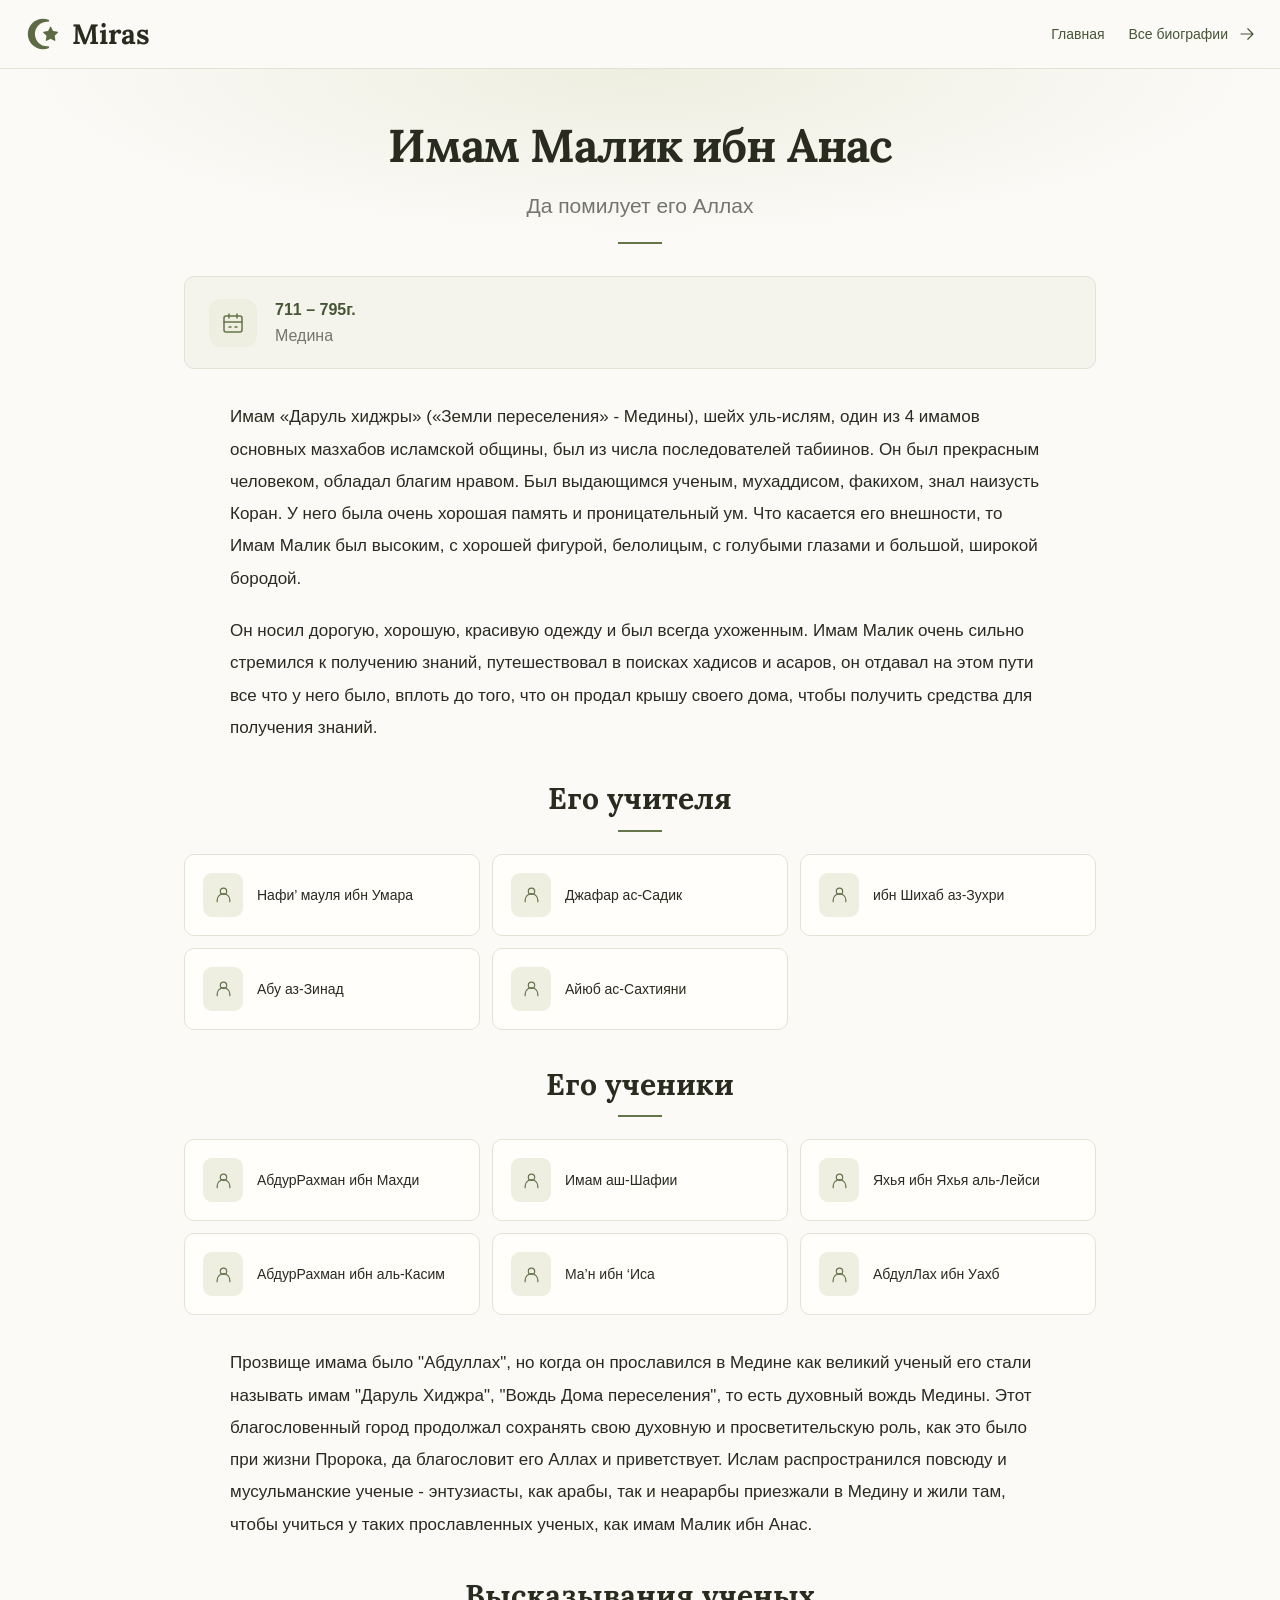
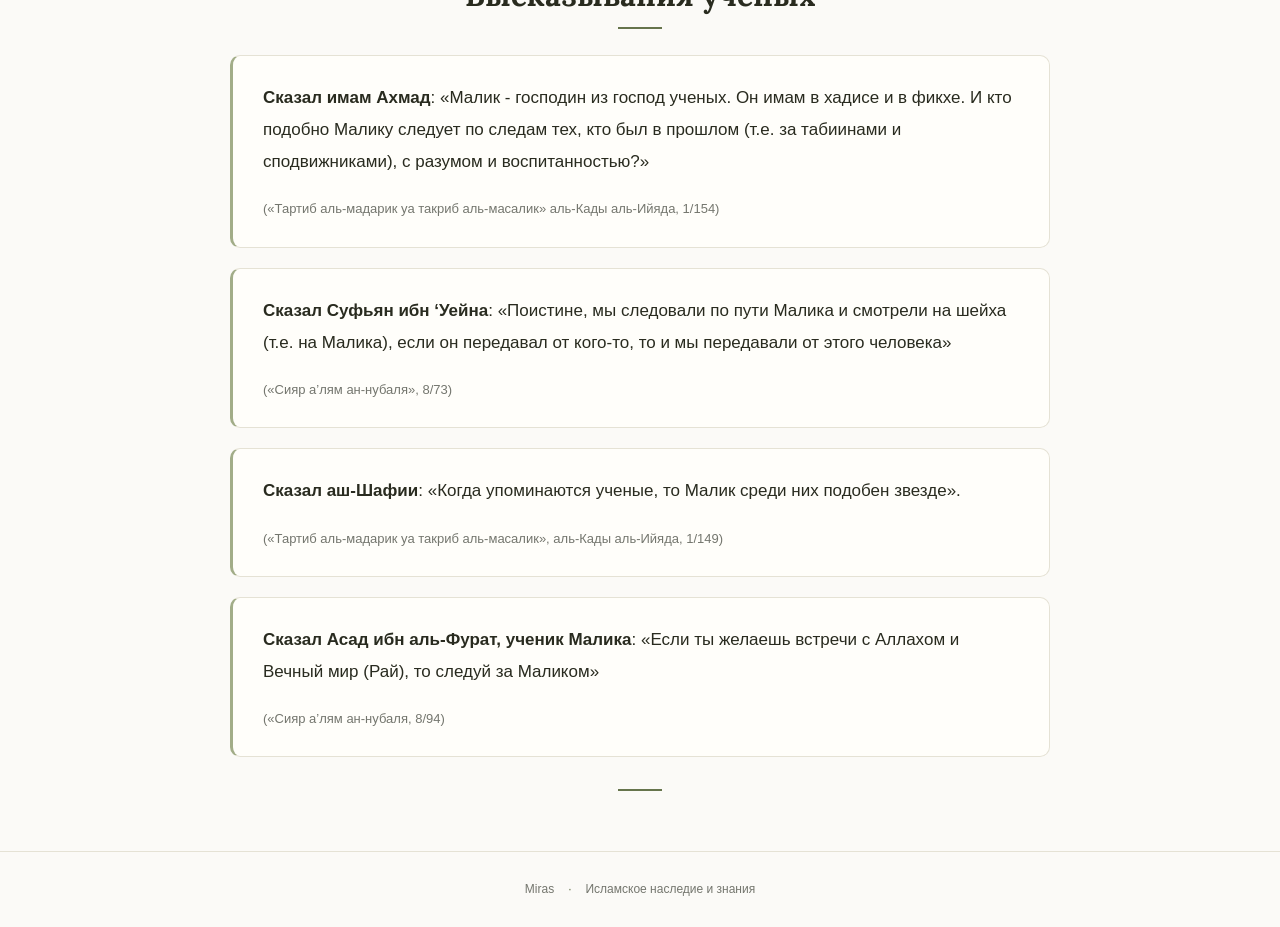
<file: MIras/biografy/Malik-Anas/Malik.html>
<!DOCTYPE html>
<html lang="ru">


<head>


<meta charset="UTF-8">


<meta name="viewport" content="width=device-width, initial-scale=1.0, viewport-fit=cover">


<meta name="description" content="Малик ибн Анас. Исламское наследие и знания.">


<title>Малик ибн Анас — Miras</title>


<link rel="icon" href="../../img/logo2.svg" type="image/svg+xml">


<link rel="preconnect" href="https://fonts.googleapis.com">


<link rel="preconnect" href="https://fonts.gstatic.com" crossorigin="anonymous">


<link rel="stylesheet" href="https://fonts.googleapis.com/css2?family=Lora:wght@400;600;700&amp;display=swap">


<link rel="stylesheet" href="../../site.css?v=4">


<link rel="stylesheet" href="../../biography.css?v=3">


<link rel="stylesheet" href="../../app.css?v=1">
<script src="https://telegram.org/js/telegram-web-app.js?64" defer></script>
<script src="../../telegram.js?v=1" defer></script>
<script src="../../site.js?v=4" defer></script>


<meta name="theme-color" content="#fbfaf7">
</head>


<body><article class="back">





   <header class="site-header"><div class="header-inner">
<a class="brand" href="../../index.html" aria-label="Miras — главная страница"><img src="../../img/logo2.svg" alt="" width="38" height="38"><span>Miras</span></a><span class="app-header-note">Библиотека<br>исламского наследия</span><nav class="article-navigation" aria-label="Основная навигация"><a href="../../index.html">Главная</a><a href="../../index.html#ss">Все биографии<svg class="icon" viewBox="0 0 24 24" aria-hidden="true" focusable="false" data-icon="arrow-right"><path d="M4 12h16m-7-7 7 7-7 7"/></svg></a></nav>
</div></header><header class="biography-header">


    <h1>Имам Малик ибн Анас</h1>


     <p>Да помилует его Аллах</p>


   </header>


   <hr>


 <main>


   <div class="date">


    <span class="circle">


    <svg class="icon" viewBox="0 0 24 24" aria-hidden="true" focusable="false" data-icon="calendar"><rect x="3" y="5" width="18" height="16" rx="2"/><path d="M16 3v4M8 3v4M3 11h18m-13 5h2m4 0h2"/></svg>


    </span>


    <div>


    <p class="age"> 711 – 795г.</p>


    <p>Медина</p>


    </div>


   </div>





   <div class="biografy">


    <p>Имам «Даруль хиджры» («Земли переселения» - Медины), шейх уль-ислям, один из 4 имамов основных мазхабов исламской общины, был из числа последователей табиинов. Он был прекрасным человеком, обладал благим нравом. Был выдающимся ученым, мухаддисом, факихом, знал наизусть Коран. У него была очень хорошая память и проницательный ум. Что касается его внешности, то Имам Малик был высоким, с хорошей фигурой, белолицым, с голубыми глазами и большой, широкой бородой.


</p>


    <p> Он носил дорогую, хорошую, красивую одежду и был всегда ухоженным. Имам Малик очень сильно стремился к получению знаний, путешествовал в поисках хадисов и асаров, он отдавал на этом пути все что у него было, вплоть до того, что он продал крышу своего дома, чтобы получить средства для получения знаний.


</p>


    <h2>Его учителя</h2>


    <hr>


    </div>


 <div class="list" id="list-teachers">


    <div class="date1" data-reveal="">


<span class="circle"><svg class="icon" viewBox="0 0 24 24" aria-hidden="true" focusable="false" data-icon="user"><circle cx="12" cy="8" r="4"/><path d="M4 21v-2a8 8 0 0 1 16 0v2"/></svg></span><p>Нафи’ мауля ибн Умара</p>


</div>


    <div class="date1" data-reveal="">


<span class="circle"><svg class="icon" viewBox="0 0 24 24" aria-hidden="true" focusable="false" data-icon="user"><circle cx="12" cy="8" r="4"/><path d="M4 21v-2a8 8 0 0 1 16 0v2"/></svg></span><p>Джафар ас-Садик</p>


</div>


    <div class="date1" data-reveal="">


<span class="circle"><svg class="icon" viewBox="0 0 24 24" aria-hidden="true" focusable="false" data-icon="user"><circle cx="12" cy="8" r="4"/><path d="M4 21v-2a8 8 0 0 1 16 0v2"/></svg></span><p>ибн Шихаб аз-Зухри</p>


</div>


    <div class="date1" data-reveal="">


<span class="circle"><svg class="icon" viewBox="0 0 24 24" aria-hidden="true" focusable="false" data-icon="user"><circle cx="12" cy="8" r="4"/><path d="M4 21v-2a8 8 0 0 1 16 0v2"/></svg></span><p>Абу аз-Зинад</p>


</div>


     <div class="date1" data-reveal="">


<span class="circle"><svg class="icon" viewBox="0 0 24 24" aria-hidden="true" focusable="false" data-icon="user"><circle cx="12" cy="8" r="4"/><path d="M4 21v-2a8 8 0 0 1 16 0v2"/></svg></span><p>Айюб ас-Сахтияни</p>


</div>


</div>





  <div class="biografy">


 <div class="section-head">


   <h2>Его ученики</h2>


 </div>


   <hr>


  </div>


<div class="list" id="list-students">


    <div class="date1" data-reveal="">


<span class="circle"><svg class="icon" viewBox="0 0 24 24" aria-hidden="true" focusable="false" data-icon="user"><circle cx="12" cy="8" r="4"/><path d="M4 21v-2a8 8 0 0 1 16 0v2"/></svg></span><p>АбдурРахман ибн Махди </p>


</div>


    <div class="date1" data-reveal="">


<span class="circle"><svg class="icon" viewBox="0 0 24 24" aria-hidden="true" focusable="false" data-icon="user"><circle cx="12" cy="8" r="4"/><path d="M4 21v-2a8 8 0 0 1 16 0v2"/></svg></span><p>Имам аш-Шафии </p>


</div>


    <div class="date1" data-reveal="">


<span class="circle"><svg class="icon" viewBox="0 0 24 24" aria-hidden="true" focusable="false" data-icon="user"><circle cx="12" cy="8" r="4"/><path d="M4 21v-2a8 8 0 0 1 16 0v2"/></svg></span><p>Яхья ибн Яхья аль-Лейси</p>


</div>


    <div class="date1" data-reveal="">


<span class="circle"><svg class="icon" viewBox="0 0 24 24" aria-hidden="true" focusable="false" data-icon="user"><circle cx="12" cy="8" r="4"/><path d="M4 21v-2a8 8 0 0 1 16 0v2"/></svg></span><p>АбдурРахман ибн аль-Касим</p>


</div>


    <div class="date1" data-reveal="">


<span class="circle"><svg class="icon" viewBox="0 0 24 24" aria-hidden="true" focusable="false" data-icon="user"><circle cx="12" cy="8" r="4"/><path d="M4 21v-2a8 8 0 0 1 16 0v2"/></svg></span><p>Ма’н ибн ‘Иса</p>


</div>


    <div class="date1" data-reveal="">


<span class="circle"><svg class="icon" viewBox="0 0 24 24" aria-hidden="true" focusable="false" data-icon="user"><circle cx="12" cy="8" r="4"/><path d="M4 21v-2a8 8 0 0 1 16 0v2"/></svg></span><p>АбдулЛах ибн Уахб</p>


</div>


</div>


<div class="biografy">


  <p>Прозвище имама было "Абдуллах", но когда он прославился в Медине как великий ученый его стали называть имам "Даруль Хиджра", "Вождь Дома переселения", то есть духовный вождь Медины. Этот благословенный город продолжал сохранять свою духовную и просветительскую роль, как это было при жизни Пророка, да благословит его Аллах и приветствует. Ислам распространился повсюду и мусульманские ученые - энтузиасты, как арабы, так и неарарбы приезжали в Медину и жили там, чтобы учиться у таких прославленных ученых, как имам Малик ибн Анас.</p>


  <h2>Высказывания ученых</h2>


  <hr>


<div class="talk">


  <div class="date2" data-reveal="">


<p><b>Сказал имам Ахмад</b>: «Малик - господин из господ ученых. Он имам в хадисе и в фикхе. И кто подобно Малику следует по следам тех, кто был в прошлом (т.е. за табиинами и сподвижниками), с разумом и воспитанностью?» </p>


    <p class="book">(«Тартиб аль-мадарик уа такриб аль-масалик» аль-Кады аль-Ийяда, 1/154)</p>


  </div>





  <div class="date2" data-reveal="">


<p><b>Сказал Суфьян ибн ‘Уейна</b>:  «Поистине, мы следовали по пути Малика и смотрели на шейха (т.е. на Малика), если он передавал от кого-то, то и мы передавали от этого человека»</p>


 <p class="book">(«Сияр а’лям ан-нубаля», 8/73)</p>


</div>





  <div class="date2" data-reveal="">


<p><b>Сказал аш-Шафии</b>: «Когда упоминаются ученые, то Малик среди них подобен звезде».</p>


 <p class="book">(«Тартиб аль-мадарик уа такриб аль-масалик», аль-Кады аль-Ийяда, 1/149)</p>


</div>





 <div class="date2" data-reveal="">


<p><b>Сказал Асад ибн аль-Фурат, ученик Малика</b>:  «Если ты желаешь встречи с Аллахом и Вечный мир (Рай), то следуй за Маликом» </p>


    <p class="book">(«Сияр а’лям ан-нубаля, 8/94)</p>


  </div>





  <hr>


</div>





</div></main><footer class="site-footer">


  <span>Miras</span>


  <span>Исламское наследие и знания</span>


</footer>


</article><nav class="app-nav" aria-label="Навигация приложения">
  <a href="../../index.html" data-tab="home"><svg class="icon" viewBox="0 0 24 24" aria-hidden="true" focusable="false"><path d="m3 10 9-7 9 7v10a1 1 0 0 1-1 1h-5v-7H9v7H4a1 1 0 0 1-1-1Z"/></svg><span>Главная</span></a>
  <a href="../../index.html#ss" data-tab="scholars" aria-current="page"><svg class="icon" viewBox="0 0 24 24" aria-hidden="true" focusable="false"><path d="M12 6C9 4 5 4 2 5v14c4-1 7 0 10 2 3-2 6-3 10-2V5c-3-1-7-1-10 1Z"/><path d="M12 6v15M5 9h3m-3 4h3m8-4h3m-3 4h3"/></svg><span>Учёные</span></a>
  <a href="../../index.html#categories" data-tab="categories"><svg class="icon" viewBox="0 0 24 24" aria-hidden="true" focusable="false"><rect x="3" y="3" width="7" height="7" rx="2"/><rect x="14" y="3" width="7" height="7" rx="2"/><rect x="3" y="14" width="7" height="7" rx="2"/><rect x="14" y="14" width="7" height="7" rx="2"/></svg><span>Категории</span></a>
</nav>
</body>


</html>
</file>
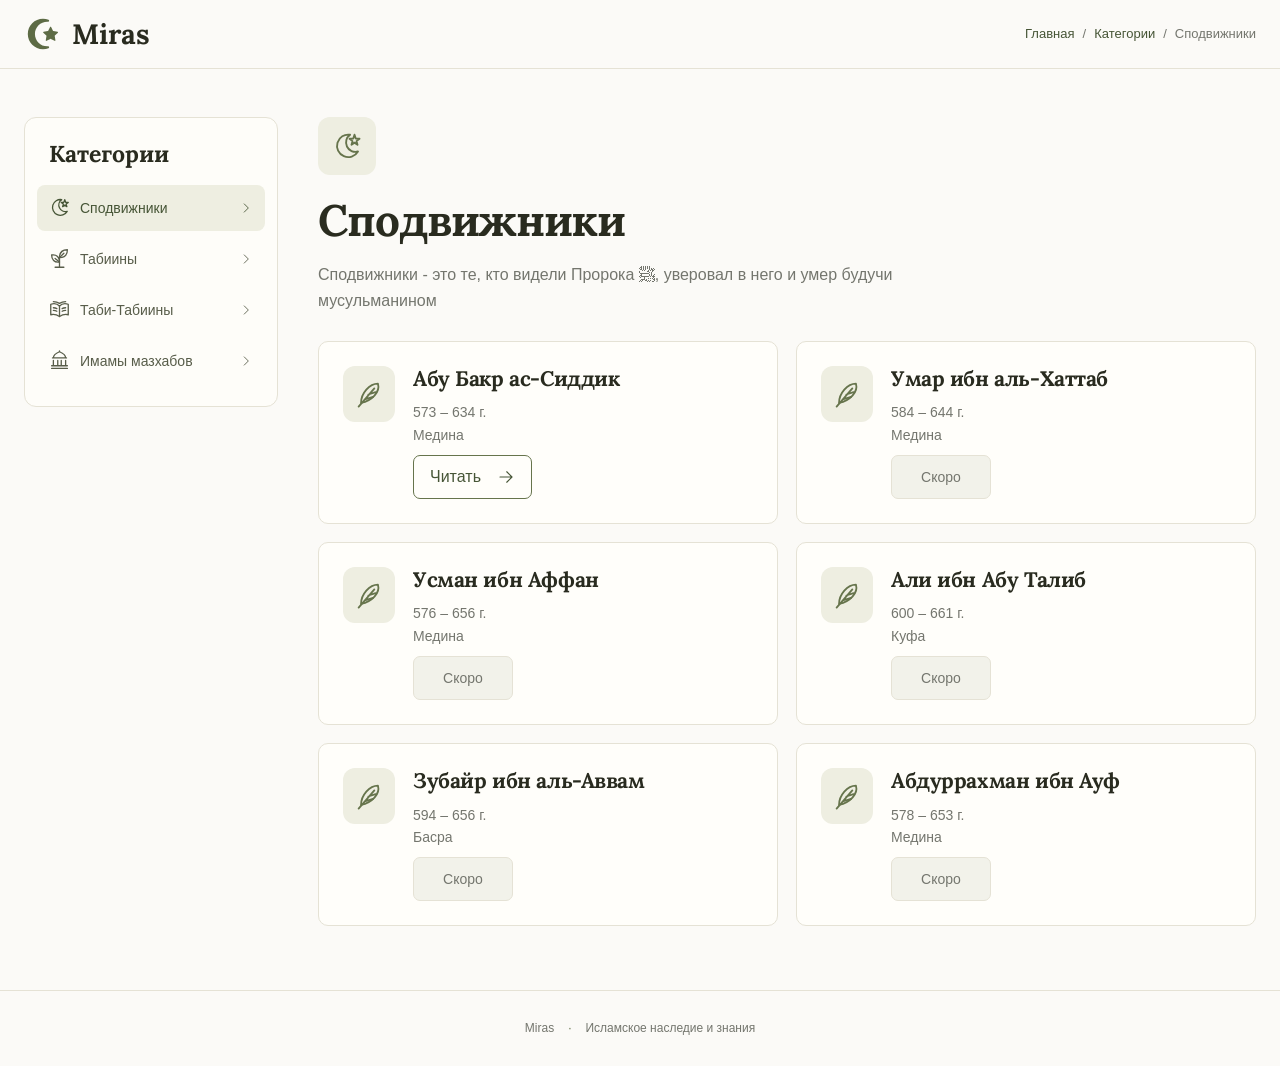
<file: MIras/Category/1/Category.html>
<!DOCTYPE html>
<html lang="ru">

<head>

<meta charset="UTF-8">

<meta name="viewport" content="width=device-width, initial-scale=1.0, viewport-fit=cover">

<meta name="description" content="Сподвижники. Исламское наследие и знания.">

<title>Сподвижники — Miras</title>

<link rel="icon" href="../../img/logo2.svg" type="image/svg+xml">

<link rel="preconnect" href="https://fonts.googleapis.com">

<link rel="preconnect" href="https://fonts.gstatic.com" crossorigin="anonymous">

<link rel="stylesheet" href="https://fonts.googleapis.com/css2?family=Lora:wght@400;600;700&amp;display=swap">

<link rel="stylesheet" href="../../site.css?v=4">

<link rel="stylesheet" href="../../category.css?v=3">

<meta name="theme-color" content="#fbfaf7">
<link rel="stylesheet" href="../../app.css?v=1">
<script src="https://telegram.org/js/telegram-web-app.js?64" defer></script>
<script src="../../telegram.js?v=1" defer></script>
<script src="../../site.js?v=4" defer></script>
</head>

<body>

  <article class="back">

  <header class="site-header">

 <div class="header-inner">
<a class="logo" href="../../index.html" aria-label="Miras — главная страница">

  <img src="../../img/logo2.svg" alt="" width="36" height="36">

  <span>Miras</span>

</a><span class="app-header-note">Библиотека<br>исламского наследия</span>



<nav class="bread" aria-label="Хлебные крошки">

    <a href="../../index.html">Главная</a>

  <span>/</span>

   <a href="../../index.html#categories">Категории</a>

   <span>/</span>

    <span aria-current="page">Сподвижники</span>

</nav>

  </div></header>



<main class="page">

   <aside class="page1" aria-label="Категории ученых">

    <div class="category">

     <h2>Категории</h2>

     <nav aria-label="Категории ученых">

    <a class="ios" href="Category.html" aria-current="page"><svg class="icon category-icon" viewBox="0 0 24 24" aria-hidden="true" focusable="false" data-icon="companions"><path d="M14.5 3a9 9 0 1 0 6.3 13.4A7.5 7.5 0 0 1 14.5 3Z"/><path d="m18 3 1 3 3 .2-2.4 1.9.8 2.9L18 9.3 15.6 11l.8-2.9L14 6.2l3-.2Z"/></svg><span>Сподвижники</span><svg class="icon" viewBox="0 0 24 24" aria-hidden="true" focusable="false" data-icon="chevron"><path d="m9 5 7 7-7 7"/></svg></a><a class="ios" href="../Tabyini/Tabiiny.html"><svg class="icon category-icon" viewBox="0 0 24 24" aria-hidden="true" focusable="false" data-icon="tabiin"><path d="M12 22V10M12 16C6 17 3 13 3 8c6-1 9 3 9 8ZM12 11c0-6 3-9 9-9 0 6-3 9-9 9Z"/><path d="m7 12 5 4m0-5 5-5M7 22h10"/></svg><span>Табиины</span><svg class="icon" viewBox="0 0 24 24" aria-hidden="true" focusable="false" data-icon="chevron"><path d="m9 5 7 7-7 7"/></svg></a><a class="ios" href="../taby-tabyiiny/Tabi-Tabiiny.html"><svg class="icon category-icon" viewBox="0 0 24 24" aria-hidden="true" focusable="false" data-icon="successors"><path d="M12 8C9 5 5 5 2 6v12c4-1 7 0 10 2 3-2 6-3 10-2V6c-3-1-7-1-10 2Z"/><path d="M12 8v12M5 10c2 0 3 .4 4 1m-4 2c2 0 3 .4 4 1m6-3c1-.6 2-1 4-1m-4 4c1-.6 2-1 4-1M5 3c3 0 5 .7 7 2 2-1.3 4-2 7-2"/></svg><span>Таби-Табиины</span><svg class="icon" viewBox="0 0 24 24" aria-hidden="true" focusable="false" data-icon="chevron"><path d="m9 5 7 7-7 7"/></svg></a><a class="ios" href="../Imam-Mazhabs/Imamy-Mazhabov.html"><svg class="icon category-icon" viewBox="0 0 24 24" aria-hidden="true" focusable="false" data-icon="imams"><path d="M3 21h18M4 9h16M5 9c0-4 7-7 7-7s7 3 7 7M5 12v6m5-6v6m4-6v6m5-6v6M3 18h18M12 2V1"/></svg><span>Имамы мазхабов</span><svg class="icon" viewBox="0 0 24 24" aria-hidden="true" focusable="false" data-icon="chevron"><path d="m9 5 7 7-7 7"/></svg></a></nav>

    </div>

   </aside>



<div class="page2">

  <div class="intro">

    <span class="circle"><svg class="icon" viewBox="0 0 24 24" aria-hidden="true" focusable="false" data-icon="companions"><path d="M14.5 3a9 9 0 1 0 6.3 13.4A7.5 7.5 0 0 1 14.5 3Z"/><path d="m18 3 1 3 3 .2-2.4 1.9.8 2.9L18 9.3 15.6 11l.8-2.9L14 6.2l3-.2Z"/></svg></span><h1>Сподвижники</h1>

    <p>Сподвижники - это те, кто видели Пророка ﷺ, уверовал в него и умер будучи мусульманином</p>

  </div>



  <div class="members">

     <div class="date1" data-reveal="">

    <div class="pero">

        <span class="circle">

            <svg class="icon" viewBox="0 0 24 24" aria-hidden="true" focusable="false" data-icon="feather"><path d="M5 19C5 11 12 3 19 3c2 7-5 14-14 16Z"/><path d="m3 22 13-15M8 16l7-2M11 12l6-2"/></svg>

        </span>

    </div>

    <div class="names">

        <h3>Абу Бакр ас-Сиддик</h3>

        <div>

            <p>573 – 634 г.</p>

            <p>Медина</p>

        </div>

        <a href="../../biografy/Abu-Bakr-As-Siddiq/AbuBakr.html" aria-label="Читать биографию: Абу Бакр ас-Сиддик">Читать<svg class="icon" viewBox="0 0 24 24" aria-hidden="true" focusable="false" data-icon="arrow-right"><path d="M4 12h16m-7-7 7 7-7 7"/></svg></a>

    </div>



</div>



<div class="date1" data-reveal="">

    <div class="pero">

        <span class="circle">

            <svg class="icon" viewBox="0 0 24 24" aria-hidden="true" focusable="false" data-icon="feather"><path d="M5 19C5 11 12 3 19 3c2 7-5 14-14 16Z"/><path d="m3 22 13-15M8 16l7-2M11 12l6-2"/></svg>

        </span>

    </div>

    <div class="names">

        <h3>Умар ибн аль-Хаттаб</h3>

        <div>

            <p>584 – 644 г.</p>

            <p>Медина</p>

        </div>

<span class="neactive">Скоро</span>

    </div>



</div>



<div class="date1" data-reveal="">

    <div class="pero">

        <span class="circle">

            <svg class="icon" viewBox="0 0 24 24" aria-hidden="true" focusable="false" data-icon="feather"><path d="M5 19C5 11 12 3 19 3c2 7-5 14-14 16Z"/><path d="m3 22 13-15M8 16l7-2M11 12l6-2"/></svg>

        </span>

    </div>

    <div class="names">

        <h3>Усман ибн Аффан</h3>

        <div>

            <p>576 – 656 г.</p>

            <p>Медина</p>

        </div>

<span class="neactive">Скоро</span>

    </div>



</div>



<div class="date1" data-reveal="">

    <div class="pero">

        <span class="circle">

            <svg class="icon" viewBox="0 0 24 24" aria-hidden="true" focusable="false" data-icon="feather"><path d="M5 19C5 11 12 3 19 3c2 7-5 14-14 16Z"/><path d="m3 22 13-15M8 16l7-2M11 12l6-2"/></svg>

        </span>

    </div>

    <div class="names">

        <h3>Али ибн Абу Талиб</h3>

        <div>

            <p>600 – 661 г.</p>

            <p>Куфа</p>

        </div>

<span class="neactive">Скоро</span>

    </div>



</div>



<div class="date1" data-reveal="">

    <div class="pero">

        <span class="circle">

            <svg class="icon" viewBox="0 0 24 24" aria-hidden="true" focusable="false" data-icon="feather"><path d="M5 19C5 11 12 3 19 3c2 7-5 14-14 16Z"/><path d="m3 22 13-15M8 16l7-2M11 12l6-2"/></svg>

        </span>

    </div>

    <div class="names">

        <h3>Зубайр ибн аль-Аввам</h3>

        <div>

            <p>594 – 656 г.</p>

            <p>Басра</p>

        </div>

<span class="neactive">Скоро</span>

    </div>



</div>



<div class="date1" data-reveal="">

    <div class="pero">

        <span class="circle">

            <svg class="icon" viewBox="0 0 24 24" aria-hidden="true" focusable="false" data-icon="feather"><path d="M5 19C5 11 12 3 19 3c2 7-5 14-14 16Z"/><path d="m3 22 13-15M8 16l7-2M11 12l6-2"/></svg>

        </span>

    </div>

    <div class="names">

        <h3>Абдуррахман ибн Ауф</h3>

        <div>

            <p>578 – 653 г.</p>

            <p>Медина</p>

        </div>

        <span class="neactive">Скоро</span>

    </div>



</div>



  </div>

</div>

</main>





<footer class="site-footer">

    <span>Miras</span>

    <span>Исламское наследие и знания</span>

</footer>

    </article>

<nav class="app-nav" aria-label="Навигация приложения">
  <a href="../../index.html" data-tab="home"><svg class="icon" viewBox="0 0 24 24" aria-hidden="true" focusable="false"><path d="m3 10 9-7 9 7v10a1 1 0 0 1-1 1h-5v-7H9v7H4a1 1 0 0 1-1-1Z"/></svg><span>Главная</span></a>
  <a href="../../index.html#ss" data-tab="scholars"><svg class="icon" viewBox="0 0 24 24" aria-hidden="true" focusable="false"><path d="M12 6C9 4 5 4 2 5v14c4-1 7 0 10 2 3-2 6-3 10-2V5c-3-1-7-1-10 1Z"/><path d="M12 6v15M5 9h3m-3 4h3m8-4h3m-3 4h3"/></svg><span>Учёные</span></a>
  <a href="../../index.html#categories" data-tab="categories" aria-current="page"><svg class="icon" viewBox="0 0 24 24" aria-hidden="true" focusable="false"><rect x="3" y="3" width="7" height="7" rx="2"/><rect x="14" y="3" width="7" height="7" rx="2"/><rect x="3" y="14" width="7" height="7" rx="2"/><rect x="14" y="14" width="7" height="7" rx="2"/></svg><span>Категории</span></a>
</nav>
</body>

</html>
</file>
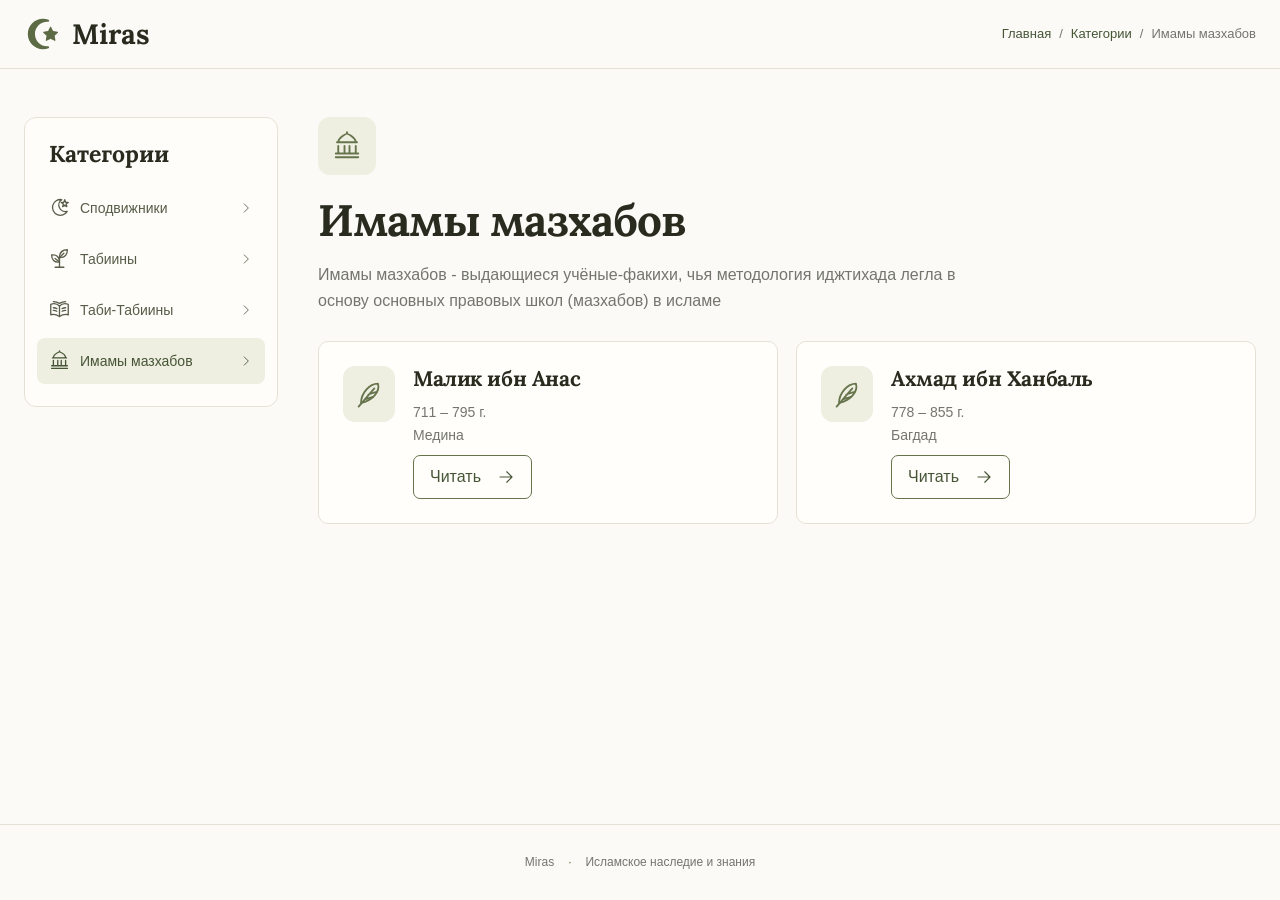
<file: MIras/Category/Imam-Mazhabs/Imamy-Mazhabov.html>
<!DOCTYPE html>
<html lang="ru">

<head>

<meta charset="UTF-8">

<meta name="viewport" content="width=device-width, initial-scale=1.0, viewport-fit=cover">

<meta name="description" content="Имамы мазхабов. Исламское наследие и знания.">

<title>Имамы мазхабов — Miras</title>

<link rel="icon" href="../../img/logo2.svg" type="image/svg+xml">

<link rel="preconnect" href="https://fonts.googleapis.com">

<link rel="preconnect" href="https://fonts.gstatic.com" crossorigin="anonymous">

<link rel="stylesheet" href="https://fonts.googleapis.com/css2?family=Lora:wght@400;600;700&amp;display=swap">

<link rel="stylesheet" href="../../site.css?v=4">

<link rel="stylesheet" href="../../category.css?v=3">

<meta name="theme-color" content="#fbfaf7">
<link rel="stylesheet" href="../../app.css?v=1">
<script src="https://telegram.org/js/telegram-web-app.js?64" defer></script>
<script src="../../telegram.js?v=1" defer></script>
<script src="../../site.js?v=4" defer></script>
</head>

<body>

  <article class="back">

  <header class="site-header">

 <div class="header-inner">
<a class="logo" href="../../index.html" aria-label="Miras — главная страница">

  <img src="../../img/logo2.svg" alt="" width="36" height="36">

  <span>Miras</span>

</a><span class="app-header-note">Библиотека<br>исламского наследия</span>



<nav class="bread" aria-label="Хлебные крошки">

  <a href="../../index.html">Главная</a>

  <span>/</span>

   <a href="../../index.html#categories">Категории</a>

   <span>/</span>

    <span aria-current="page">Имамы мазхабов</span>

</nav>

  </div></header>



<main class="page">

   <aside class="page1" aria-label="Категории ученых">

    <div class="category">

     <h2>Категории</h2>

     <nav aria-label="Категории ученых">

    <a class="ios" href="../1/Category.html"><svg class="icon category-icon" viewBox="0 0 24 24" aria-hidden="true" focusable="false" data-icon="companions"><path d="M14.5 3a9 9 0 1 0 6.3 13.4A7.5 7.5 0 0 1 14.5 3Z"/><path d="m18 3 1 3 3 .2-2.4 1.9.8 2.9L18 9.3 15.6 11l.8-2.9L14 6.2l3-.2Z"/></svg><span>Сподвижники</span><svg class="icon" viewBox="0 0 24 24" aria-hidden="true" focusable="false" data-icon="chevron"><path d="m9 5 7 7-7 7"/></svg></a><a class="ios" href="../Tabyini/Tabiiny.html"><svg class="icon category-icon" viewBox="0 0 24 24" aria-hidden="true" focusable="false" data-icon="tabiin"><path d="M12 22V10M12 16C6 17 3 13 3 8c6-1 9 3 9 8ZM12 11c0-6 3-9 9-9 0 6-3 9-9 9Z"/><path d="m7 12 5 4m0-5 5-5M7 22h10"/></svg><span>Табиины</span><svg class="icon" viewBox="0 0 24 24" aria-hidden="true" focusable="false" data-icon="chevron"><path d="m9 5 7 7-7 7"/></svg></a><a class="ios" href="../taby-tabyiiny/Tabi-Tabiiny.html"><svg class="icon category-icon" viewBox="0 0 24 24" aria-hidden="true" focusable="false" data-icon="successors"><path d="M12 8C9 5 5 5 2 6v12c4-1 7 0 10 2 3-2 6-3 10-2V6c-3-1-7-1-10 2Z"/><path d="M12 8v12M5 10c2 0 3 .4 4 1m-4 2c2 0 3 .4 4 1m6-3c1-.6 2-1 4-1m-4 4c1-.6 2-1 4-1M5 3c3 0 5 .7 7 2 2-1.3 4-2 7-2"/></svg><span>Таби-Табиины</span><svg class="icon" viewBox="0 0 24 24" aria-hidden="true" focusable="false" data-icon="chevron"><path d="m9 5 7 7-7 7"/></svg></a><a class="ios" href="Imamy-Mazhabov.html" aria-current="page"><svg class="icon category-icon" viewBox="0 0 24 24" aria-hidden="true" focusable="false" data-icon="imams"><path d="M3 21h18M4 9h16M5 9c0-4 7-7 7-7s7 3 7 7M5 12v6m5-6v6m4-6v6m5-6v6M3 18h18M12 2V1"/></svg><span>Имамы мазхабов</span><svg class="icon" viewBox="0 0 24 24" aria-hidden="true" focusable="false" data-icon="chevron"><path d="m9 5 7 7-7 7"/></svg></a></nav>

    </div>

   </aside>



<div class="page2">

  <div class="intro">

    <span class="circle"><svg class="icon" viewBox="0 0 24 24" aria-hidden="true" focusable="false" data-icon="imams"><path d="M3 21h18M4 9h16M5 9c0-4 7-7 7-7s7 3 7 7M5 12v6m5-6v6m4-6v6m5-6v6M3 18h18M12 2V1"/></svg></span><h1>Имамы мазхабов</h1>

    <p>Имамы мазхабов - выдающиеся учёные-факихи, чья методология иджтихада легла в основу основных правовых школ (мазхабов) в исламе</p>

  </div>



  <div class="members">

     <div class="date1" data-reveal="">

    <div class="pero">

        <span class="circle">

            <svg class="icon" viewBox="0 0 24 24" aria-hidden="true" focusable="false" data-icon="feather"><path d="M5 19C5 11 12 3 19 3c2 7-5 14-14 16Z"/><path d="m3 22 13-15M8 16l7-2M11 12l6-2"/></svg>

        </span>

    </div>

    <div class="names">

        <h3>Малик ибн Анас</h3>

        <div>

            <p>711 – 795 г.</p>

            <p>Медина</p>

        </div>

        <a href="../../biografy/Malik-Anas/Malik.html" aria-label="Читать биографию: Малик ибн Анас">Читать<svg class="icon" viewBox="0 0 24 24" aria-hidden="true" focusable="false" data-icon="arrow-right"><path d="M4 12h16m-7-7 7 7-7 7"/></svg></a>

    </div>



</div>



<div class="date1" data-reveal="">

    <div class="pero">

        <span class="circle">

            <svg class="icon" viewBox="0 0 24 24" aria-hidden="true" focusable="false" data-icon="feather"><path d="M5 19C5 11 12 3 19 3c2 7-5 14-14 16Z"/><path d="m3 22 13-15M8 16l7-2M11 12l6-2"/></svg>

        </span>

    </div>

    <div class="names">

        <h3>Ахмад ибн Ханбаль</h3>

        <div>

            <p>778 – 855 г.</p>

            <p>Багдад</p>

        </div>

<a href="../../biografy/Ahmad-Hanbal/Ahmad.html" aria-label="Читать биографию: Ахмад ибн Ханбаль">Читать<svg class="icon" viewBox="0 0 24 24" aria-hidden="true" focusable="false" data-icon="arrow-right"><path d="M4 12h16m-7-7 7 7-7 7"/></svg></a>

    </div>



</div>



  </div>

</div>

</main>





<footer class="site-footer">

  <span>Miras</span>

  <span>Исламское наследие и знания</span>

</footer>

  </article>

<nav class="app-nav" aria-label="Навигация приложения">
  <a href="../../index.html" data-tab="home"><svg class="icon" viewBox="0 0 24 24" aria-hidden="true" focusable="false"><path d="m3 10 9-7 9 7v10a1 1 0 0 1-1 1h-5v-7H9v7H4a1 1 0 0 1-1-1Z"/></svg><span>Главная</span></a>
  <a href="../../index.html#ss" data-tab="scholars"><svg class="icon" viewBox="0 0 24 24" aria-hidden="true" focusable="false"><path d="M12 6C9 4 5 4 2 5v14c4-1 7 0 10 2 3-2 6-3 10-2V5c-3-1-7-1-10 1Z"/><path d="M12 6v15M5 9h3m-3 4h3m8-4h3m-3 4h3"/></svg><span>Учёные</span></a>
  <a href="../../index.html#categories" data-tab="categories" aria-current="page"><svg class="icon" viewBox="0 0 24 24" aria-hidden="true" focusable="false"><rect x="3" y="3" width="7" height="7" rx="2"/><rect x="14" y="3" width="7" height="7" rx="2"/><rect x="3" y="14" width="7" height="7" rx="2"/><rect x="14" y="14" width="7" height="7" rx="2"/></svg><span>Категории</span></a>
</nav>
</body>

</html>
</file>
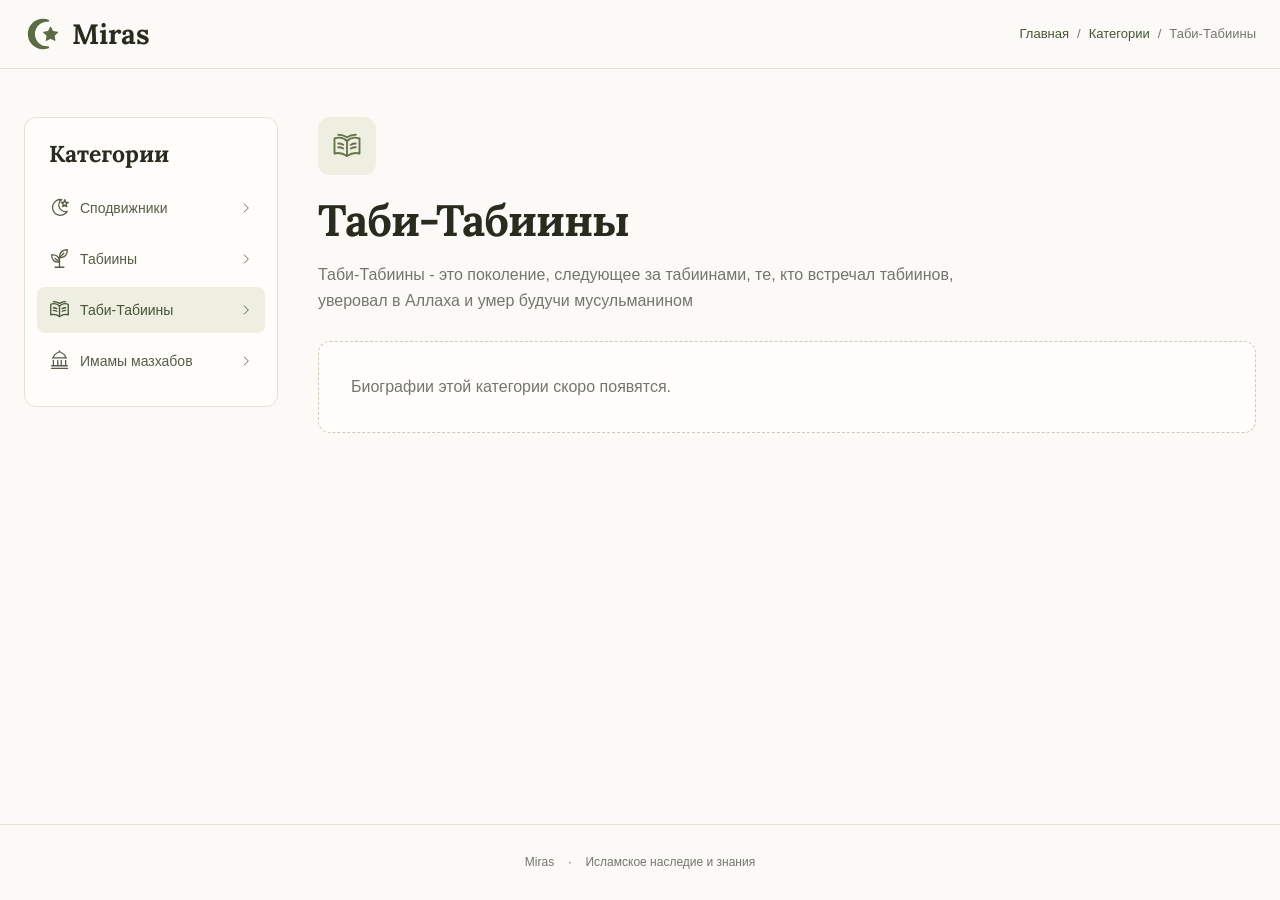
<file: MIras/Category/taby-tabyiiny/Tabi-Tabiiny.html>
<!DOCTYPE html>
<html lang="ru">

<head>

<meta charset="UTF-8">

<meta name="viewport" content="width=device-width, initial-scale=1.0, viewport-fit=cover">

<meta name="description" content="Таби-Табиины. Исламское наследие и знания.">

<title>Таби-Табиины — Miras</title>

<link rel="icon" href="../../img/logo2.svg" type="image/svg+xml">

<link rel="preconnect" href="https://fonts.googleapis.com">

<link rel="preconnect" href="https://fonts.gstatic.com" crossorigin="anonymous">

<link rel="stylesheet" href="https://fonts.googleapis.com/css2?family=Lora:wght@400;600;700&amp;display=swap">

<link rel="stylesheet" href="../../site.css?v=4">

<link rel="stylesheet" href="../../category.css?v=3">

<meta name="theme-color" content="#fbfaf7">
<link rel="stylesheet" href="../../app.css?v=1">
<script src="https://telegram.org/js/telegram-web-app.js?64" defer></script>
<script src="../../telegram.js?v=1" defer></script>
<script src="../../site.js?v=4" defer></script>
</head>

<body>

  <article class="back">

  <header class="site-header">

 <div class="header-inner">
<a class="logo" href="../../index.html" aria-label="Miras — главная страница">

  <img src="../../img/logo2.svg" alt="" width="36" height="36">

  <span>Miras</span>

</a><span class="app-header-note">Библиотека<br>исламского наследия</span>



<nav class="bread" aria-label="Хлебные крошки">

  <a href="../../index.html">Главная</a>

  <span>/</span>

   <a href="../../index.html#categories">Категории</a>

   <span>/</span>

    <span aria-current="page">Таби-Табиины</span>

</nav>

  </div></header>



<main class="page">

   <aside class="page1" aria-label="Категории ученых">

   <div class="category">

     <h2>Категории</h2>

     <nav aria-label="Категории ученых">

    <a class="ios" href="../1/Category.html"><svg class="icon category-icon" viewBox="0 0 24 24" aria-hidden="true" focusable="false" data-icon="companions"><path d="M14.5 3a9 9 0 1 0 6.3 13.4A7.5 7.5 0 0 1 14.5 3Z"/><path d="m18 3 1 3 3 .2-2.4 1.9.8 2.9L18 9.3 15.6 11l.8-2.9L14 6.2l3-.2Z"/></svg><span>Сподвижники</span><svg class="icon" viewBox="0 0 24 24" aria-hidden="true" focusable="false" data-icon="chevron"><path d="m9 5 7 7-7 7"/></svg></a><a class="ios" href="../Tabyini/Tabiiny.html"><svg class="icon category-icon" viewBox="0 0 24 24" aria-hidden="true" focusable="false" data-icon="tabiin"><path d="M12 22V10M12 16C6 17 3 13 3 8c6-1 9 3 9 8ZM12 11c0-6 3-9 9-9 0 6-3 9-9 9Z"/><path d="m7 12 5 4m0-5 5-5M7 22h10"/></svg><span>Табиины</span><svg class="icon" viewBox="0 0 24 24" aria-hidden="true" focusable="false" data-icon="chevron"><path d="m9 5 7 7-7 7"/></svg></a><a class="ios" href="Tabi-Tabiiny.html" aria-current="page"><svg class="icon category-icon" viewBox="0 0 24 24" aria-hidden="true" focusable="false" data-icon="successors"><path d="M12 8C9 5 5 5 2 6v12c4-1 7 0 10 2 3-2 6-3 10-2V6c-3-1-7-1-10 2Z"/><path d="M12 8v12M5 10c2 0 3 .4 4 1m-4 2c2 0 3 .4 4 1m6-3c1-.6 2-1 4-1m-4 4c1-.6 2-1 4-1M5 3c3 0 5 .7 7 2 2-1.3 4-2 7-2"/></svg><span>Таби-Табиины</span><svg class="icon" viewBox="0 0 24 24" aria-hidden="true" focusable="false" data-icon="chevron"><path d="m9 5 7 7-7 7"/></svg></a><a class="ios" href="../Imam-Mazhabs/Imamy-Mazhabov.html"><svg class="icon category-icon" viewBox="0 0 24 24" aria-hidden="true" focusable="false" data-icon="imams"><path d="M3 21h18M4 9h16M5 9c0-4 7-7 7-7s7 3 7 7M5 12v6m5-6v6m4-6v6m5-6v6M3 18h18M12 2V1"/></svg><span>Имамы мазхабов</span><svg class="icon" viewBox="0 0 24 24" aria-hidden="true" focusable="false" data-icon="chevron"><path d="m9 5 7 7-7 7"/></svg></a></nav>

    </div>

   </aside>



<div class="page2">

  <div class="intro">

    <span class="circle"><svg class="icon" viewBox="0 0 24 24" aria-hidden="true" focusable="false" data-icon="successors"><path d="M12 8C9 5 5 5 2 6v12c4-1 7 0 10 2 3-2 6-3 10-2V6c-3-1-7-1-10 2Z"/><path d="M12 8v12M5 10c2 0 3 .4 4 1m-4 2c2 0 3 .4 4 1m6-3c1-.6 2-1 4-1m-4 4c1-.6 2-1 4-1M5 3c3 0 5 .7 7 2 2-1.3 4-2 7-2"/></svg></span><h1>Таби-Табиины</h1>

    <p>Таби-Табиины - это поколение, следующее за табиинами, те, кто встречал табиинов, уверовал в Аллаха и умер будучи мусульманином</p>

  </div>



  <div class="members">



  <p class="empty-state">Биографии этой категории скоро появятся.</p>

</div>

</div>

</main>





<footer class="site-footer">

  <span>Miras</span>

  <span>Исламское наследие и знания</span>

</footer>

  </article>

<nav class="app-nav" aria-label="Навигация приложения">
  <a href="../../index.html" data-tab="home"><svg class="icon" viewBox="0 0 24 24" aria-hidden="true" focusable="false"><path d="m3 10 9-7 9 7v10a1 1 0 0 1-1 1h-5v-7H9v7H4a1 1 0 0 1-1-1Z"/></svg><span>Главная</span></a>
  <a href="../../index.html#ss" data-tab="scholars"><svg class="icon" viewBox="0 0 24 24" aria-hidden="true" focusable="false"><path d="M12 6C9 4 5 4 2 5v14c4-1 7 0 10 2 3-2 6-3 10-2V5c-3-1-7-1-10 1Z"/><path d="M12 6v15M5 9h3m-3 4h3m8-4h3m-3 4h3"/></svg><span>Учёные</span></a>
  <a href="../../index.html#categories" data-tab="categories" aria-current="page"><svg class="icon" viewBox="0 0 24 24" aria-hidden="true" focusable="false"><rect x="3" y="3" width="7" height="7" rx="2"/><rect x="14" y="3" width="7" height="7" rx="2"/><rect x="3" y="14" width="7" height="7" rx="2"/><rect x="14" y="14" width="7" height="7" rx="2"/></svg><span>Категории</span></a>
</nav>
</body>

</html>
</file>
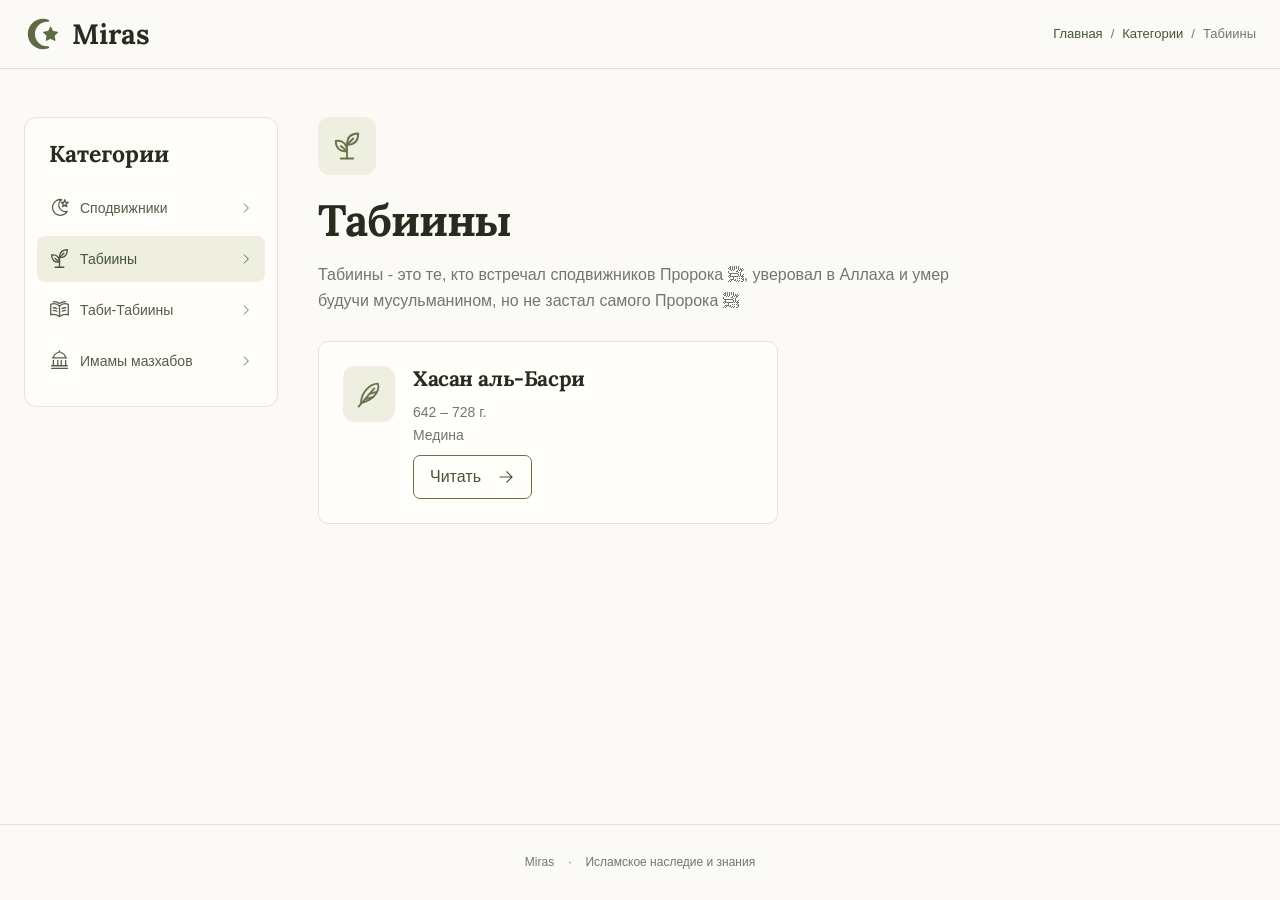
<file: MIras/Category/Tabyini/Tabiiny.html>
<!DOCTYPE html>
<html lang="ru">

<head>

<meta charset="UTF-8">

<meta name="viewport" content="width=device-width, initial-scale=1.0, viewport-fit=cover">

<meta name="description" content="Табиины. Исламское наследие и знания.">

<title>Табиины — Miras</title>

<link rel="icon" href="../../img/logo2.svg" type="image/svg+xml">

<link rel="preconnect" href="https://fonts.googleapis.com">

<link rel="preconnect" href="https://fonts.gstatic.com" crossorigin="anonymous">

<link rel="stylesheet" href="https://fonts.googleapis.com/css2?family=Lora:wght@400;600;700&amp;display=swap">

<link rel="stylesheet" href="../../site.css?v=4">

<link rel="stylesheet" href="../../category.css?v=3">

<meta name="theme-color" content="#fbfaf7">
<link rel="stylesheet" href="../../app.css?v=1">
<script src="https://telegram.org/js/telegram-web-app.js?64" defer></script>
<script src="../../telegram.js?v=1" defer></script>
<script src="../../site.js?v=4" defer></script>
</head>

<body>

  <article class="back">

  <header class="site-header">

 <div class="header-inner">
<a class="logo" href="../../index.html" aria-label="Miras — главная страница">

  <img src="../../img/logo2.svg" alt="" width="36" height="36">

  <span>Miras</span>

</a><span class="app-header-note">Библиотека<br>исламского наследия</span>



<nav class="bread" aria-label="Хлебные крошки">

  <a href="../../index.html">Главная</a>

  <span>/</span>

   <a href="../../index.html#categories">Категории</a>

   <span>/</span>

    <span aria-current="page">Табиины</span>

</nav>

  </div></header>



<main class="page">

   <aside class="page1" aria-label="Категории ученых">

    <div class="category">

     <h2>Категории</h2>

     <nav aria-label="Категории ученых">

    <a class="ios" href="../1/Category.html"><svg class="icon category-icon" viewBox="0 0 24 24" aria-hidden="true" focusable="false" data-icon="companions"><path d="M14.5 3a9 9 0 1 0 6.3 13.4A7.5 7.5 0 0 1 14.5 3Z"/><path d="m18 3 1 3 3 .2-2.4 1.9.8 2.9L18 9.3 15.6 11l.8-2.9L14 6.2l3-.2Z"/></svg><span>Сподвижники</span><svg class="icon" viewBox="0 0 24 24" aria-hidden="true" focusable="false" data-icon="chevron"><path d="m9 5 7 7-7 7"/></svg></a><a class="ios" href="Tabiiny.html" aria-current="page"><svg class="icon category-icon" viewBox="0 0 24 24" aria-hidden="true" focusable="false" data-icon="tabiin"><path d="M12 22V10M12 16C6 17 3 13 3 8c6-1 9 3 9 8ZM12 11c0-6 3-9 9-9 0 6-3 9-9 9Z"/><path d="m7 12 5 4m0-5 5-5M7 22h10"/></svg><span>Табиины</span><svg class="icon" viewBox="0 0 24 24" aria-hidden="true" focusable="false" data-icon="chevron"><path d="m9 5 7 7-7 7"/></svg></a><a class="ios" href="../taby-tabyiiny/Tabi-Tabiiny.html"><svg class="icon category-icon" viewBox="0 0 24 24" aria-hidden="true" focusable="false" data-icon="successors"><path d="M12 8C9 5 5 5 2 6v12c4-1 7 0 10 2 3-2 6-3 10-2V6c-3-1-7-1-10 2Z"/><path d="M12 8v12M5 10c2 0 3 .4 4 1m-4 2c2 0 3 .4 4 1m6-3c1-.6 2-1 4-1m-4 4c1-.6 2-1 4-1M5 3c3 0 5 .7 7 2 2-1.3 4-2 7-2"/></svg><span>Таби-Табиины</span><svg class="icon" viewBox="0 0 24 24" aria-hidden="true" focusable="false" data-icon="chevron"><path d="m9 5 7 7-7 7"/></svg></a><a class="ios" href="../Imam-Mazhabs/Imamy-Mazhabov.html"><svg class="icon category-icon" viewBox="0 0 24 24" aria-hidden="true" focusable="false" data-icon="imams"><path d="M3 21h18M4 9h16M5 9c0-4 7-7 7-7s7 3 7 7M5 12v6m5-6v6m4-6v6m5-6v6M3 18h18M12 2V1"/></svg><span>Имамы мазхабов</span><svg class="icon" viewBox="0 0 24 24" aria-hidden="true" focusable="false" data-icon="chevron"><path d="m9 5 7 7-7 7"/></svg></a></nav>

    </div>

   </aside>



<div class="page2">

  <div class="intro">

    <span class="circle"><svg class="icon" viewBox="0 0 24 24" aria-hidden="true" focusable="false" data-icon="tabiin"><path d="M12 22V10M12 16C6 17 3 13 3 8c6-1 9 3 9 8ZM12 11c0-6 3-9 9-9 0 6-3 9-9 9Z"/><path d="m7 12 5 4m0-5 5-5M7 22h10"/></svg></span><h1>Табиины</h1>

    <p>Табиины - это те, кто встречал сподвижников Пророка ﷺ, уверовал в Аллаха и умер будучи мусульманином, но не застал самого Пророка ﷺ</p>

  </div>



  <div class="members">

     <div class="date1" data-reveal="">

    <div class="pero">

        <span class="circle">

            <svg class="icon" viewBox="0 0 24 24" aria-hidden="true" focusable="false" data-icon="feather"><path d="M5 19C5 11 12 3 19 3c2 7-5 14-14 16Z"/><path d="m3 22 13-15M8 16l7-2M11 12l6-2"/></svg>

        </span>

    </div>

    <div class="names">

        <h3>Хасан аль-Басри</h3>

        <div>

            <p>642 – 728 г.</p>

            <p>Медина</p>

        </div>

        <a href="../../biografy/Hasan-AL-Basry/Hasan.html" aria-label="Читать биографию: Хасан аль-Басри">Читать<svg class="icon" viewBox="0 0 24 24" aria-hidden="true" focusable="false" data-icon="arrow-right"><path d="M4 12h16m-7-7 7 7-7 7"/></svg></a>

    </div>



</div>



  </div>

</div>

</main>





<footer class="site-footer">

  <span>Miras</span>

  <span>Исламское наследие и знания</span>

</footer>

  </article>

<nav class="app-nav" aria-label="Навигация приложения">
  <a href="../../index.html" data-tab="home"><svg class="icon" viewBox="0 0 24 24" aria-hidden="true" focusable="false"><path d="m3 10 9-7 9 7v10a1 1 0 0 1-1 1h-5v-7H9v7H4a1 1 0 0 1-1-1Z"/></svg><span>Главная</span></a>
  <a href="../../index.html#ss" data-tab="scholars"><svg class="icon" viewBox="0 0 24 24" aria-hidden="true" focusable="false"><path d="M12 6C9 4 5 4 2 5v14c4-1 7 0 10 2 3-2 6-3 10-2V5c-3-1-7-1-10 1Z"/><path d="M12 6v15M5 9h3m-3 4h3m8-4h3m-3 4h3"/></svg><span>Учёные</span></a>
  <a href="../../index.html#categories" data-tab="categories" aria-current="page"><svg class="icon" viewBox="0 0 24 24" aria-hidden="true" focusable="false"><rect x="3" y="3" width="7" height="7" rx="2"/><rect x="14" y="3" width="7" height="7" rx="2"/><rect x="3" y="14" width="7" height="7" rx="2"/><rect x="14" y="14" width="7" height="7" rx="2"/></svg><span>Категории</span></a>
</nav>
</body>

</html>
</file>
<file: MIras/site.css>
:root {
  --page: #fbfaf7;
  --surface: #fffefa;
  --surface-soft: #eeeee1;
  --line: #e5e2d5;
  --accent: #66744c;
  --accent-dark: #465536;
  --ink: #292b1f;
  --muted: #74766e;
  --serif: "Lora", Georgia, serif;
  --ease: cubic-bezier(.22, 1, .36, 1);
  --shadow: 0 14px 40px rgb(62 70 42 / 6%);
}
* { box-sizing: border-box; margin: 0; padding: 0; }
html { scroll-behavior: smooth; scroll-padding-top: 32px; }
body { background: var(--page); color: var(--ink); font: 16px/1.6 Arial, "Segoe UI", sans-serif; -webkit-font-smoothing: antialiased; }
button { font: inherit; }
img { display: block; max-width: 100%; }
a { color: var(--accent-dark); text-underline-offset: 4px; }
a, button { -webkit-tap-highlight-color: transparent; touch-action: manipulation; }
a:focus-visible, button:focus-visible { outline: 2px solid var(--accent); outline-offset: 5px; }
h1, h2, h3 { font-family: var(--serif); line-height: 1.25; }
h1, h2 { text-wrap: balance; }
.back { min-height: 100vh; overflow: clip; }
hr { width: 44px; height: 2px; margin: 12px auto; border: 0; background: var(--accent); }
.circle { display: flex; flex: 0 0 auto; align-items: center; justify-content: center; width: 64px; height: 64px; border-radius: 12px; background: var(--surface-soft); color: var(--accent); }
.icon { width: 24px; height: 24px; display: block; flex: 0 0 auto; fill: none; stroke: currentColor; stroke-width: 1.5; stroke-linecap: round; stroke-linejoin: round; }
.brand, .logo { display: inline-flex; align-items: center; gap: 10px; color: var(--ink); font: 700 28px/1 var(--serif); text-decoration: none; }
.brand img, .logo img { width: 38px; height: 38px; }
.site-header { border-bottom: 1px solid var(--line); background: rgb(251 250 247 / 96%); }
.header-inner { max-width: 1320px; margin: auto; min-height: 68px; padding: 12px 24px; display: flex; align-items: center; justify-content: space-between; gap: 24px; }
.site-footer { display: flex; justify-content: center; align-items: center; gap: 14px; padding: 28px 24px; border-top: 1px solid var(--line); color: var(--muted); font-size: 12px; text-align: center; }
.site-footer span + span::before { content: "·"; margin-right: 14px; color: var(--accent); }
.button { display: inline-flex; align-items: center; justify-content: center; gap: 20px; min-height: 44px; padding: 9px 18px; border: 1px solid var(--accent); border-radius: 7px; color: var(--accent-dark); font-size: 15px; line-height: 1.4; text-decoration: none; transition: color .3s ease, background-color .3s ease, box-shadow .4s var(--ease), transform .4s var(--ease); }
.button .icon { width: 19px; height: 19px; transition: transform .4s var(--ease); }
.button:hover { background: var(--surface-soft); box-shadow: 0 4px 14px rgb(62 70 42 / 7%); }
.button:hover .icon { transform: translateX(3px); }
.button:active { transform: translateY(1px); }
.button-primary { padding: 15px 28px; min-height: 54px; border-radius: 999px; color: #fff; background: var(--accent); }
.button-primary:hover { background: var(--accent-dark); color: #fff; box-shadow: 0 8px 22px rgb(62 70 42 / 16%); }
[data-reveal].is-reveal-ready { opacity: 0; transform: translateY(18px); transition: opacity .7s var(--ease), transform .7s var(--ease); transition-delay: var(--reveal-delay, 0ms); }
[data-reveal].is-reveal-ready.is-visible { opacity: 1; transform: translateY(0); }
[hidden] { display: none !important; }
@keyframes enter { from { opacity: 0; transform: translateY(16px); } to { opacity: 1; transform: translateY(0); } }
@media (max-width: 720px) {
  .header-inner { min-height: 68px; padding: 12px 20px; }
  .brand, .logo { font-size: 25px; }
  .brand img, .logo img { width: 34px; height: 34px; }
  .site-footer { flex-direction: column; gap: 4px; padding: 24px 20px; }
  .site-footer span + span::before { content: none; }
}
@media (prefers-reduced-motion: reduce) {
  html { scroll-behavior: auto; }
  *, *::before, *::after { animation: none !important; transition: none !important; }
  [data-reveal].is-reveal-ready { opacity: 1; transform: none; }
}
</file>
<file: MIras/css.css>
.site-header { position: relative; z-index: 10; }
#main-navigation { display: flex; align-items: center; gap: 12px; }
#main-navigation a { min-height: 42px; display: inline-flex; align-items: center; padding: 9px 16px; border-radius: 8px; text-decoration: none; font-size: 15px; transition: background-color .3s ease, color .3s ease; }
#main-navigation a:hover, #main-navigation a.active { background: #eaeada; }
.menu-toggle { display: none; width: 44px; height: 44px; align-items: center; justify-content: center; flex-direction: column; gap: 5px; border: 1px solid var(--line); border-radius: 9px; color: var(--accent-dark); background: transparent; cursor: pointer; }
.menu-toggle span { width: 19px; height: 2px; border-radius: 2px; background: currentColor; transition: transform .4s var(--ease), opacity .25s ease; }
.hero { position: relative; isolation: isolate; min-height: 384px; overflow: hidden; border-bottom: 1px solid var(--line); }
.hero::before, .content::before, .content::after { content: ""; position: absolute; pointer-events: none; z-index: -1; background: url("img/geometry.svg") repeat; }
.hero::before { inset: 0; opacity: .48; mask-image: linear-gradient(90deg, #000, transparent 19%, transparent 76%, #000); }
.hero-inner { position: relative; z-index: 1; max-width: 1248px; min-height: 384px; display: flex; align-items: center; margin: auto; padding: 36px 24px; }
.hero-copy { width: 58%; max-width: 650px; animation: enter .9s var(--ease) both; }
.eyebrow { display: block; margin-bottom: 14px; font-size: 11px; font-weight: 600; letter-spacing: .3em; text-transform: uppercase; color: var(--accent-dark); }
.hero h1 { font-size: clamp(44px, 5vw, 72px); line-height: 1.14; letter-spacing: -.035em; }
.hero hr { margin: 18px 0; width: 64px; }
.hero p { max-width: 590px; margin-bottom: 26px; font-size: clamp(18px, 1.7vw, 24px); line-height: 1.45; color: #585b52; text-wrap: pretty; }
.hero .button { font-size: 17px; gap: 24px; }
.hero-art { position: absolute; z-index: 0; right: max(-50px, calc((100vw - 1560px) / 2)); bottom: -28px; width: min(58vw, 820px); pointer-events: none; opacity: .67; mask-image: linear-gradient(90deg, transparent, #000 18%, #000 88%, transparent), linear-gradient(180deg, transparent, #000 8%, #000 94%, transparent); mask-composite: intersect; animation: enter 1.2s .1s var(--ease) both; }
.hero-art img { width: 100%; height: auto; mix-blend-mode: multiply; }
.content { position: relative; isolation: isolate; max-width: 1440px; margin: auto; padding: 28px 48px 44px; }
.content::before, .content::after { top: 270px; bottom: 0; width: 190px; opacity: .45; }
.content::before { left: -48px; mask-image: linear-gradient(90deg, #000, transparent); }
.content::after { right: -48px; mask-image: linear-gradient(270deg, #000, transparent); }
.section-heading { text-align: center; margin-bottom: 22px; }
.section-heading h2 { font-size: clamp(30px, 3vw, 40px); letter-spacing: -.02em; }
.section-heading hr { margin: 9px auto; }
.section-heading p { color: var(--muted); font-size: 14px; }
.members { display: grid; grid-template-columns: repeat(3, minmax(0, 1fr)); gap: 20px; }
.date1 { display: flex; align-items: flex-start; gap: 24px; min-width: 0; padding: 24px 26px; border: 1px solid var(--line); border-radius: 9px; background: rgb(255 254 250 / 72%); transition: border-color .35s ease, box-shadow .4s var(--ease), transform .5s var(--ease); }
.date1 .circle { width: 66px; height: 66px; }
.date1 .circle .icon { width: 34px; height: 34px; }
.scholar-content { min-width: 0; }
.date1 h3 { font-size: clamp(19px, 1.6vw, 23px); letter-spacing: -.025em; }
.scholar-meta { display: flex; flex-wrap: wrap; gap: 0 8px; margin: 5px 0 14px; color: var(--muted); font-size: 14px; }
.scholar-meta span + span::before { content: "·"; margin-right: 8px; }
.categories-section { margin-top: 36px; }
.heading-ruled { display: flex; align-items: center; gap: 28px; margin-bottom: 16px; }
.heading-ruled::before, .heading-ruled::after { content: ""; height: 1px; background: var(--line); flex: 1; opacity: .7; }
.heading-ruled > div { flex: 0 1 auto; }
.category { display: grid; grid-template-columns: repeat(4, minmax(0, 1fr)); gap: 16px; }
.category-card { display: grid; grid-template-columns: 56px minmax(0, 1fr) 16px; align-items: center; gap: 16px; min-height: 128px; padding: 22px; border: 1px solid var(--line); border-radius: 9px; background: rgb(255 254 250 / 64%); text-decoration: none; transition: border-color .35s ease, background-color .35s ease, box-shadow .4s var(--ease), transform .5s var(--ease); }
.category-card .circle { width: 56px; height: 64px; }
.category-card .circle .icon { width: 32px; height: 32px; }
.category-card h3 { font-size: 18px; line-height: 1.25; letter-spacing: -.02em; color: var(--ink); margin-bottom: 7px; }
.category-card p { color: var(--muted); font-size: 13px; line-height: 1.55; }
.category-card > .icon { width: 18px; height: 18px; color: var(--accent-dark); transition: transform .4s var(--ease); }
@media (hover: hover) {
  .date1:hover, .category-card:hover { transform: translateY(-4px); border-color: #b6bda2; box-shadow: var(--shadow); }
  .category-card:hover { background: var(--surface); }
  .category-card:hover > .icon { transform: translateX(3px); }
}
@media (max-width: 1250px) {
  .content { padding-inline: 32px; }
  .date1 { padding: 22px; gap: 16px; }
  .date1 .circle { width: 54px; height: 58px; }
  .category-card { gap: 12px; padding: 20px 16px; grid-template-columns: 46px minmax(0, 1fr) 16px; }
  .category-card .circle { width: 46px; height: 52px; }
  .category-card h3 { font-size: 17px; }
}
@media (max-width: 1000px) {
  .hero-copy { width: 60%; }
  .hero h1 { font-size: 50px; }
  .hero-art { right: -90px; width: 64vw; bottom: 0; }
  .members { gap: 14px; }
  .date1 { flex-direction: column; gap: 14px; padding: 20px; }
  .date1 h3 { font-size: 19px; }
  .scholar-content { display: flex; flex-direction: column; align-items: flex-start; flex: 1; }
  .scholar-content .button { margin-top: auto; }
  .category { grid-template-columns: repeat(2, minmax(0, 1fr)); }
  .category-card { padding: 22px; gap: 18px; grid-template-columns: 56px minmax(0, 1fr) 18px; }
  .category-card .circle { width: 56px; height: 60px; }
  .category-card h3 { font-size: 20px; }
}
@media (max-width: 720px) {
  .menu-toggle { display: flex; }
  .menu-toggle[aria-expanded="true"] span:nth-child(1) { transform: translateY(7px) rotate(45deg); }
  .menu-toggle[aria-expanded="true"] span:nth-child(2) { opacity: 0; }
  .menu-toggle[aria-expanded="true"] span:nth-child(3) { transform: translateY(-7px) rotate(-45deg); }
  #main-navigation { position: absolute; top: calc(100% + 8px); left: 16px; right: 16px; padding: 8px; flex-direction: column; align-items: stretch; gap: 4px; border: 1px solid var(--line); border-radius: 12px; background: var(--surface); box-shadow: var(--shadow); visibility: hidden; opacity: 0; transform: translateY(-8px); transition: opacity .3s ease, transform .4s var(--ease), visibility .3s; }
  #main-navigation.is-open { visibility: visible; opacity: 1; transform: translateY(0); }
  #main-navigation a { min-height: 46px; }
  .hero { min-height: auto; }
  .hero-inner { min-height: 0; padding: 42px 24px 276px; justify-content: center; text-align: center; }
  .hero-copy { width: 100%; max-width: 480px; }
  .eyebrow { font-size: 10px; letter-spacing: .26em; margin-bottom: 15px; }
  .hero h1 { max-width: 480px; margin: auto; font-size: clamp(36px, 7.8vw, 50px); letter-spacing: -.04em; }
  .hero hr { margin: 16px auto; width: 44px; }
  .hero p { font-size: 17px; margin-bottom: 22px; }
  .hero .button { font-size: 15px; padding: 13px 24px; min-height: 50px; }
  .hero-art { width: 420px; max-width: 110%; left: 50%; right: auto; bottom: -10px; transform: translateX(-50%); opacity: .62; animation: none; mask-image: linear-gradient(180deg, transparent, #000 12%, #000 95%, transparent); }
  .hero-art img { width: 100%; }
  .hero::before { opacity: .38; mask-image: linear-gradient(90deg, #000, transparent 26%, transparent 74%, #000); }
  .content { padding: 32px 20px 36px; }
  .section-heading { margin-bottom: 22px; }
  .section-heading h2 { font-size: 30px; }
  .section-heading p { font-size: 13px; }
  .members { grid-template-columns: 1fr; gap: 12px; }
  .date1 { flex-direction: row; gap: 18px; padding: 20px; }
  .date1 .circle { width: 54px; height: 58px; }
  .date1 h3 { font-size: 21px; }
  .scholar-meta { font-size: 13px; margin-bottom: 12px; }
  .date1 .button { min-height: 44px; font-size: 14px; padding: 8px 14px; gap: 18px; }
  .categories-section { margin-top: 32px; }
  .heading-ruled { gap: 12px; }
  .heading-ruled::before, .heading-ruled::after { display: none; }
  .heading-ruled { justify-content: center; }
  .category { gap: 12px; }
  .category-card { grid-template-columns: 1fr 18px; align-content: start; gap: 14px 8px; padding: 18px; min-height: 220px; }
  .category-card .circle { width: 48px; height: 50px; }
  .category-card > div { grid-column: 1 / -1; }
  .category-card > .icon { grid-column: 2; grid-row: 1; }
  .category-card h3 { font-size: 18px; min-height: 2.5em; display: flex; align-items: center; }
  .category-card p { font-size: 12px; }
  .content::before, .content::after { width: 100px; opacity: .3; }
}
@media (max-width: 380px) {
  .content { padding-inline: 16px; }
  .hero-inner { padding-inline: 20px; }
  .date1 { padding: 18px 16px; gap: 14px; }
  .date1 h3 { font-size: 19px; }
  .category { grid-template-columns: 1fr; }
  .category-card { min-height: 112px; grid-template-columns: 48px minmax(0, 1fr) 18px; align-items: center; gap: 14px; }
  .category-card > div { grid-column: auto; }
  .category-card > .icon { grid-column: auto; grid-row: auto; }
  .category-card h3 { min-height: 0; margin-bottom: 5px; }
}
</file>
<file: MIras/app.css>
/* Shared app layout. The existing desktop site keeps its full navigation. */
.app-nav, .app-header-note { display: none; }
:root {
  --app-bottom-inset: env(safe-area-inset-bottom, 0px);
  --app-top-inset: env(safe-area-inset-top, 0px);
  --app-left-inset: env(safe-area-inset-left, 0px);
  --app-right-inset: env(safe-area-inset-right, 0px);
}
:root[data-telegram] {
  --app-bottom-inset: max(env(safe-area-inset-bottom, 0px), calc(var(--tg-safe-area-inset-bottom, 0px) + var(--tg-content-safe-area-inset-bottom, 0px)));
  --app-top-inset: max(env(safe-area-inset-top, 0px), calc(var(--tg-safe-area-inset-top, 0px) + var(--tg-content-safe-area-inset-top, 0px)));
  --app-left-inset: max(env(safe-area-inset-left, 0px), calc(var(--tg-safe-area-inset-left, 0px) + var(--tg-content-safe-area-inset-left, 0px)));
  --app-right-inset: max(env(safe-area-inset-right, 0px), calc(var(--tg-safe-area-inset-right, 0px) + var(--tg-content-safe-area-inset-right, 0px)));
}
:root[data-telegram] .back {
  min-height: var(--tg-viewport-stable-height, 100svh);
  padding-top: var(--app-top-inset);
  padding-left: var(--app-left-inset);
  padding-right: var(--app-right-inset);
}
.app-nav a {
  display: flex;
  flex: 1;
  min-width: 0;
  min-height: 56px;
  align-items: center;
  justify-content: center;
  flex-direction: column;
  gap: 3px;
  border-radius: 16px;
  color: var(--muted);
  text-decoration: none;
  font-size: 11px;
  font-weight: 600;
  line-height: 1.3;
  transition: color .2s ease, background-color .2s ease;
}
.app-nav a[aria-current] { color: var(--accent-dark); background: var(--surface-soft); }
.app-nav a:hover { color: var(--accent-dark); }
.app-nav .icon { width: 23px; height: 23px; stroke-width: 1.7; }

@media (max-width: 720px) {
  html { scroll-padding-top: 20px; scroll-padding-bottom: calc(92px + var(--app-bottom-inset)); }
  .back { min-height: 100svh; padding-bottom: calc(84px + var(--app-bottom-inset)); }
  .app-nav {
    display: flex;
    position: fixed;
    z-index: 30;
    bottom: 0;
    left: 0;
    right: 0;
    gap: 6px;
    padding: 9px max(14px, var(--app-right-inset)) calc(9px + var(--app-bottom-inset)) max(14px, var(--app-left-inset));
    border-top: 1px solid var(--line);
    background: var(--surface);
    box-shadow: 0 -6px 28px rgb(45 55 32 / 5%);
  }
  .menu-toggle, #main-navigation, .article-navigation, .bread { display: none; }
  .site-header { background: var(--page); border-bottom-color: transparent; }
  .header-inner { min-height: 72px; padding: 16px 22px; gap: 12px; flex-wrap: nowrap; }
  .brand, .logo { font-size: 27px; letter-spacing: -.04em; gap: 9px; }
  .brand img, .logo img { width: 36px; height: 36px; }
  .app-header-note { display: block; max-width: 130px; text-align: right; color: var(--muted); font-size: 11px; line-height: 1.5; }
  .hero { margin: 4px 16px 0; border: 1px solid var(--line); border-radius: 26px; background: linear-gradient(155deg, var(--surface), var(--surface-soft)); }
  .hero-inner { padding: 30px 20px 202px; }
  .hero-copy { max-width: 390px; }
  .eyebrow { margin-bottom: 14px; font-size: 9px; letter-spacing: .24em; }
  .hero h1 { font-size: clamp(34px, 8.6vw, 43px); line-height: 1.16; }
  .hero p { max-width: 300px; margin: 0 auto 20px; font-size: 15px; line-height: 1.65; color: var(--muted); }
  .hero hr { height: 1px; width: 38px; margin: 15px auto; background: #ac9564; }
  .hero .button { min-height: 48px; padding: 12px 22px; font-size: 14px; box-shadow: 0 6px 18px rgb(70 85 54 / 14%); }
  .hero-art { width: 340px; max-width: 105%; bottom: -22px; opacity: .75; }
  .hero::before { opacity: .35; }
  .content { padding: 30px 20px 26px; }
  .content::before, .content::after { opacity: .15; }
  .section-heading { text-align: left; margin-bottom: 18px; }
  .section-heading h2 { font-size: 27px; }
  .section-heading hr { display: none; }
  .section-heading p { margin-top: 7px; font-size: 12px; }
  .heading-ruled { justify-content: flex-start; }
  .members { gap: 12px; }
  .date1 { padding: 19px 17px; gap: 15px; border-radius: 19px; background: var(--surface); box-shadow: 0 3px 14px rgb(45 55 32 / 3%); }
  .date1 .circle { width: 48px; height: 54px; border-radius: 16px 16px 10px 10px; }
  .date1 .circle .icon { width: 27px; height: 27px; }
  .date1 h3, .names h3 { font-size: 20px; line-height: 1.3; }
  .date1 .button, .names a { border-radius: 10px; font-size: 13px; min-height: 44px; background: var(--surface-soft); border-color: transparent; }
  .scholar-meta { font-size: 12px; margin-top: 7px; }
  .categories-section { margin-top: 30px; }
  .category { grid-template-columns: repeat(2, minmax(0, 1fr)); gap: 12px; }
  .category-card { min-height: 190px; padding: 17px; border-radius: 20px; background: var(--surface); grid-template-columns: 1fr 18px; align-content: start; align-items: center; gap: 15px 8px; }
  .category-card .circle { width: 45px; height: 48px; border-radius: 15px 15px 9px 9px; }
  .category-card .circle .icon { width: 27px; height: 27px; }
  .category-card > div { grid-column: 1 / -1; }
  .category-card > .icon { grid-column: 2; grid-row: 1; }
  .category-card h3 { font-size: 17px; min-height: 2.5em; }
  .category-card p { font-size: 11px; line-height: 1.65; }
  .page { padding: 12px 20px 28px; gap: 24px; }
  .page1 { padding: 17px 12px; border-radius: 20px; background: var(--surface); }
  .page1 h2 { font-size: 20px; padding-inline: 8px; }
  .ios { border-radius: 12px; padding: 10px 8px; }
  .intro { margin-bottom: 20px; }
  .intro .circle { border-radius: 19px 19px 11px 11px; }
  .intro h1 { font-size: 30px; }
  .intro p { font-size: 14px; line-height: 1.75; }
  .names .neactive { border-radius: 10px; }
  .empty-state { padding: 26px; border-radius: 20px; font-size: 14px; }
  .biography-header { margin: 4px 16px 0; padding: 30px 18px 24px; border: 1px solid var(--line); border-radius: 24px; background: linear-gradient(145deg, var(--surface), var(--surface-soft)); }
  .biography-header h1 { font-size: clamp(29px, 8vw, 36px); line-height: 1.25; }
  .biography-header p { font-size: 15px; }
  .biography-header + hr { margin: 22px auto; width: 32px; height: 1px; background: #ac9564; }
  .date, .date2 { border-radius: 18px; }
  .date { margin-bottom: 25px; background: var(--surface-soft); font-size: 14px; }
  .biografy p { font-size: 16px; line-height: 1.9; }
  .biografy h2 { font-size: 25px; }
  .site-footer { border-top: 0; padding: 20px; gap: 3px; font-size: 11px; }
  .site-footer > span:first-child { font-family: var(--serif); font-size: 18px; color: var(--accent-dark); }
}

/* Telegram can also open a wide window on a desktop. */
:root[data-telegram] .app-nav {
  display: flex;
  position: fixed;
  z-index: 30;
  bottom: 0;
  left: 0;
  right: 0;
  gap: 6px;
  padding: 9px max(14px, var(--app-right-inset)) calc(9px + var(--app-bottom-inset)) max(14px, var(--app-left-inset));
  border-top: 1px solid var(--line);
  background: var(--surface);
  box-shadow: 0 -6px 28px rgb(45 55 32 / 5%);
}
:root[data-telegram] .back { padding-bottom: calc(84px + var(--app-bottom-inset)); }
:root[data-telegram] :is(.menu-toggle, #main-navigation, .article-navigation, .bread) { display: none; }
:root[data-telegram] .app-header-note { display: block; color: var(--muted); font-size: 12px; }

:root[data-telegram-theme="dark"] {
  color-scheme: dark;
  --page: #18201b;
  --surface: #202a23;
  --surface-soft: #2c372b;
  --line: #394637;
  --accent: #acbb8a;
  --accent-dark: #c5d3a6;
  --ink: #eeeee4;
  --muted: #b0b8a6;
  --shadow: 0 14px 40px rgb(0 0 0 / 15%);
}
[data-telegram-theme="dark"] :is(.site-header, .date1, .category-card, .page1) { background: var(--surface); }
[data-telegram-theme="dark"] :is(.hero p, .ios) { color: var(--muted); }
[data-telegram-theme="dark"] :is(.date, .names .neactive, #main-navigation a.active, #main-navigation a:hover, .btn:hover) { background: var(--surface-soft); }
[data-telegram-theme="dark"] .biography-header { background: radial-gradient(ellipse at top, var(--surface-soft), transparent 80%); }
[data-telegram-theme="dark"] .button-primary { background: var(--accent); color: #18201b; }
[data-telegram-theme="dark"] .button-primary:hover { background: var(--accent-dark); color: #18201b; }
[data-telegram-theme="dark"] .hero-art { opacity: .3; }
[data-telegram-theme="dark"] .hero-art img { mix-blend-mode: luminosity; }
</file>
<file: MIras/biography.css>
.article-navigation { display: flex; align-items: center; gap: 24px; font-size: 14px; }
.article-navigation a { text-decoration: none; min-height: 44px; display: inline-flex; align-items: center; gap: 10px; }
.article-navigation a:hover { text-decoration: underline; }
.article-navigation .icon { width: 18px; height: 18px; }
.biography-header { display: flex; flex-direction: column; align-items: center; gap: 14px; padding: 48px 24px 20px; text-align: center; background: radial-gradient(ellipse at top, #eeeee0, transparent 70%); }
.home-link { display: inline-flex; align-items: center; justify-content: center; width: 44px; height: 44px; border: 1px solid var(--line); border-radius: 10px; text-decoration: none; }
.home-link:hover { background: var(--surface-soft); }
.biography-header h1 { font-size: clamp(30px, 4vw, 46px); max-width: 900px; letter-spacing: -.025em; }
.biography-header p { font-size: clamp(17px, 2vw, 21px); color: var(--muted); }
.back > hr { margin: 0 auto 32px; }
main { max-width: 960px; margin: auto; padding: 0 24px 48px; }
.date { display: flex; align-items: center; gap: 18px; padding: 20px 24px; margin-bottom: 32px; background: #f4f4ec; border: 1px solid var(--line); border-radius: 10px; color: var(--muted); }
.date .circle { width: 48px; height: 48px; }
.age { font-weight: 600; color: var(--accent-dark); }
.biografy { max-width: 820px; margin: auto; }
.biografy p { font-size: 17px; line-height: 1.9; margin-bottom: 20px; overflow-wrap: break-word; }
.biografy h2 { font-size: clamp(24px, 3vw, 30px); text-align: center; margin-top: 36px; }
.section-head { display: flex; align-items: center; justify-content: center; gap: 14px; margin-top: 36px; }
.section-head h2 { margin: 0; }
.btn { display: flex; align-items: center; justify-content: center; flex: 0 0 auto; width: 44px; height: 44px; background: var(--surface-soft); color: var(--accent); border: 1px solid var(--line); border-radius: 50%; cursor: pointer; transition: background-color .3s ease; }
.btn:hover { background: #e2e6d4; }
.btn .icon { width: 18px; height: 18px; transition: transform .45s var(--ease); }
.btn[aria-expanded="false"] .icon { transform: rotate(180deg); }
.list { display: grid; grid-template-columns: repeat(3, minmax(0, 1fr)); gap: 12px; margin: 22px 0 32px; }
.date1 { display: flex; align-items: center; gap: 14px; padding: 18px; border: 1px solid var(--line); border-radius: 10px; background: var(--surface); }
.date1 p { min-width: 0; font-size: 14px; overflow-wrap: break-word; }
.date1 .circle { width: 40px; height: 44px; border-radius: 9px; }
.date1 .icon { width: 19px; height: 19px; }
.talk { display: grid; gap: 20px; margin-top: 26px; }
.date2 { position: relative; padding: 26px 30px; border: 1px solid var(--line); border-left: 3px solid #a2ad88; border-radius: 10px; background: var(--surface); }
.date2 p:last-child { margin-bottom: 0; }
.talk .book { color: var(--muted); font-size: 13px; line-height: 1.7; }
@media (max-width: 900px) { .list { grid-template-columns: repeat(2, minmax(0, 1fr)); } }
@media (max-width: 720px) {
  .article-navigation { gap: 16px; font-size: 12px; }
  .article-navigation a:first-child { display: none; }
  .biography-header { padding: 32px 20px 20px; }
  main { padding: 0 20px 36px; }
  .biografy p { font-size: 16px; line-height: 1.8; }
  .date, .date2 { padding: 20px; }
}
@media (max-width: 540px) { .list { grid-template-columns: 1fr; } }
</file>
<file: MIras/category.css>
.back { display: flex; flex-direction: column; }
.bread { display: flex; align-items: center; flex-wrap: wrap; gap: 8px; font-size: 13px; color: var(--muted); }
.bread a { text-decoration: none; transition: color .3s ease; }
.bread a:hover { color: var(--accent); text-decoration: underline; }
.page { display: grid; grid-template-columns: 254px minmax(0, 1fr); align-items: start; gap: 40px; width: min(100%, 1280px); margin: auto; padding: 48px 24px 64px; flex: 1; }
.page1 { padding: 22px 12px; border: 1px solid var(--line); border-radius: 12px; background: rgb(255 254 250 / 80%); }
.page1 h2 { padding: 0 12px 16px; font-size: 23px; }
.page1 nav { display: flex; flex-direction: column; gap: 5px; }
.ios { display: flex; align-items: center; gap: 10px; min-height: 46px; padding: 11px 12px; border-radius: 8px; color: #585d4a; font-size: 14px; text-decoration: none; transition: background-color .3s ease, color .3s ease; }
.ios:hover, .ios[aria-current="page"] { color: var(--accent-dark); background: var(--surface-soft); }
.ios .category-icon { width: 21px; height: 21px; }
.ios > .icon:last-child { width: 14px; height: 14px; margin-left: auto; }
.page2 { min-width: 0; }
.intro { margin-bottom: 28px; }
.intro .circle { margin-bottom: 18px; width: 58px; height: 58px; }
.intro .circle .icon { width: 30px; height: 30px; }
.intro h1 { font-size: clamp(30px, 4vw, 44px); margin-bottom: 14px; letter-spacing: -.025em; }
.intro p { max-width: 680px; color: var(--muted); font-size: 16px; }
.members { display: grid; grid-template-columns: repeat(2, minmax(0, 1fr)); gap: 18px; }
.date1 { display: flex; align-items: flex-start; gap: 18px; padding: 24px; border: 1px solid var(--line); border-radius: 10px; background: var(--surface); transition: box-shadow .4s var(--ease), border-color .3s ease; }
.date1 .circle { width: 52px; height: 56px; }
.date1 .circle .icon { width: 29px; height: 29px; }
.date1:hover { border-color: #c3c8b3; box-shadow: var(--shadow); }
.names { display: flex; flex-direction: column; align-items: flex-start; gap: 9px; min-width: 0; height: 100%; }
.names h3 { font-size: 21px; letter-spacing: -.02em; }
.names p { color: var(--muted); font-size: 14px; }
.names a, .names .neactive { display: inline-flex; align-items: center; justify-content: center; gap: 16px; min-width: 100px; min-height: 44px; padding: 8px 16px; margin-top: auto; border: 1px solid var(--accent); border-radius: 7px; color: var(--accent-dark); text-decoration: none; transition: background-color .3s ease; }
.names a:hover { background: var(--surface-soft); }
.names a .icon { width: 18px; height: 18px; transition: transform .4s var(--ease); }
.names a:hover .icon { transform: translateX(3px); }
.names .neactive { background: #f2f2ea; border-color: var(--line); color: var(--muted); font-size: 14px; }
.empty-state { grid-column: 1 / -1; padding: 32px; border: 1px dashed #c8ccb9; border-radius: 12px; color: var(--muted); background: var(--surface); }
@media (max-width: 1100px) { .members { grid-template-columns: 1fr; } .page { gap: 28px; } }
@media (max-width: 720px) {
  .header-inner { flex-wrap: wrap; gap: 14px; padding-block: 16px; }
  .bread { width: 100%; font-size: 12px; }
  .page { grid-template-columns: 1fr; gap: 28px; padding: 24px 20px 40px; }
  .page1 { padding: 18px 10px; }
  .page1 h2 { font-size: 21px; padding-bottom: 12px; }
  .page1 nav { display: grid; grid-template-columns: repeat(2, minmax(0, 1fr)); }
  .ios { padding: 9px 10px; font-size: 12px; gap: 8px; }
  .ios > .icon:last-child { display: none; }
  .intro h1 { font-size: 32px; }
  .intro p { font-size: 15px; }
  .date1 { padding: 20px; gap: 16px; }
  .names h3 { font-size: 20px; }
}
@media (max-width: 370px) { .page1 nav { grid-template-columns: 1fr; } .date1 { padding: 18px 16px; gap: 12px; } }
</file>
